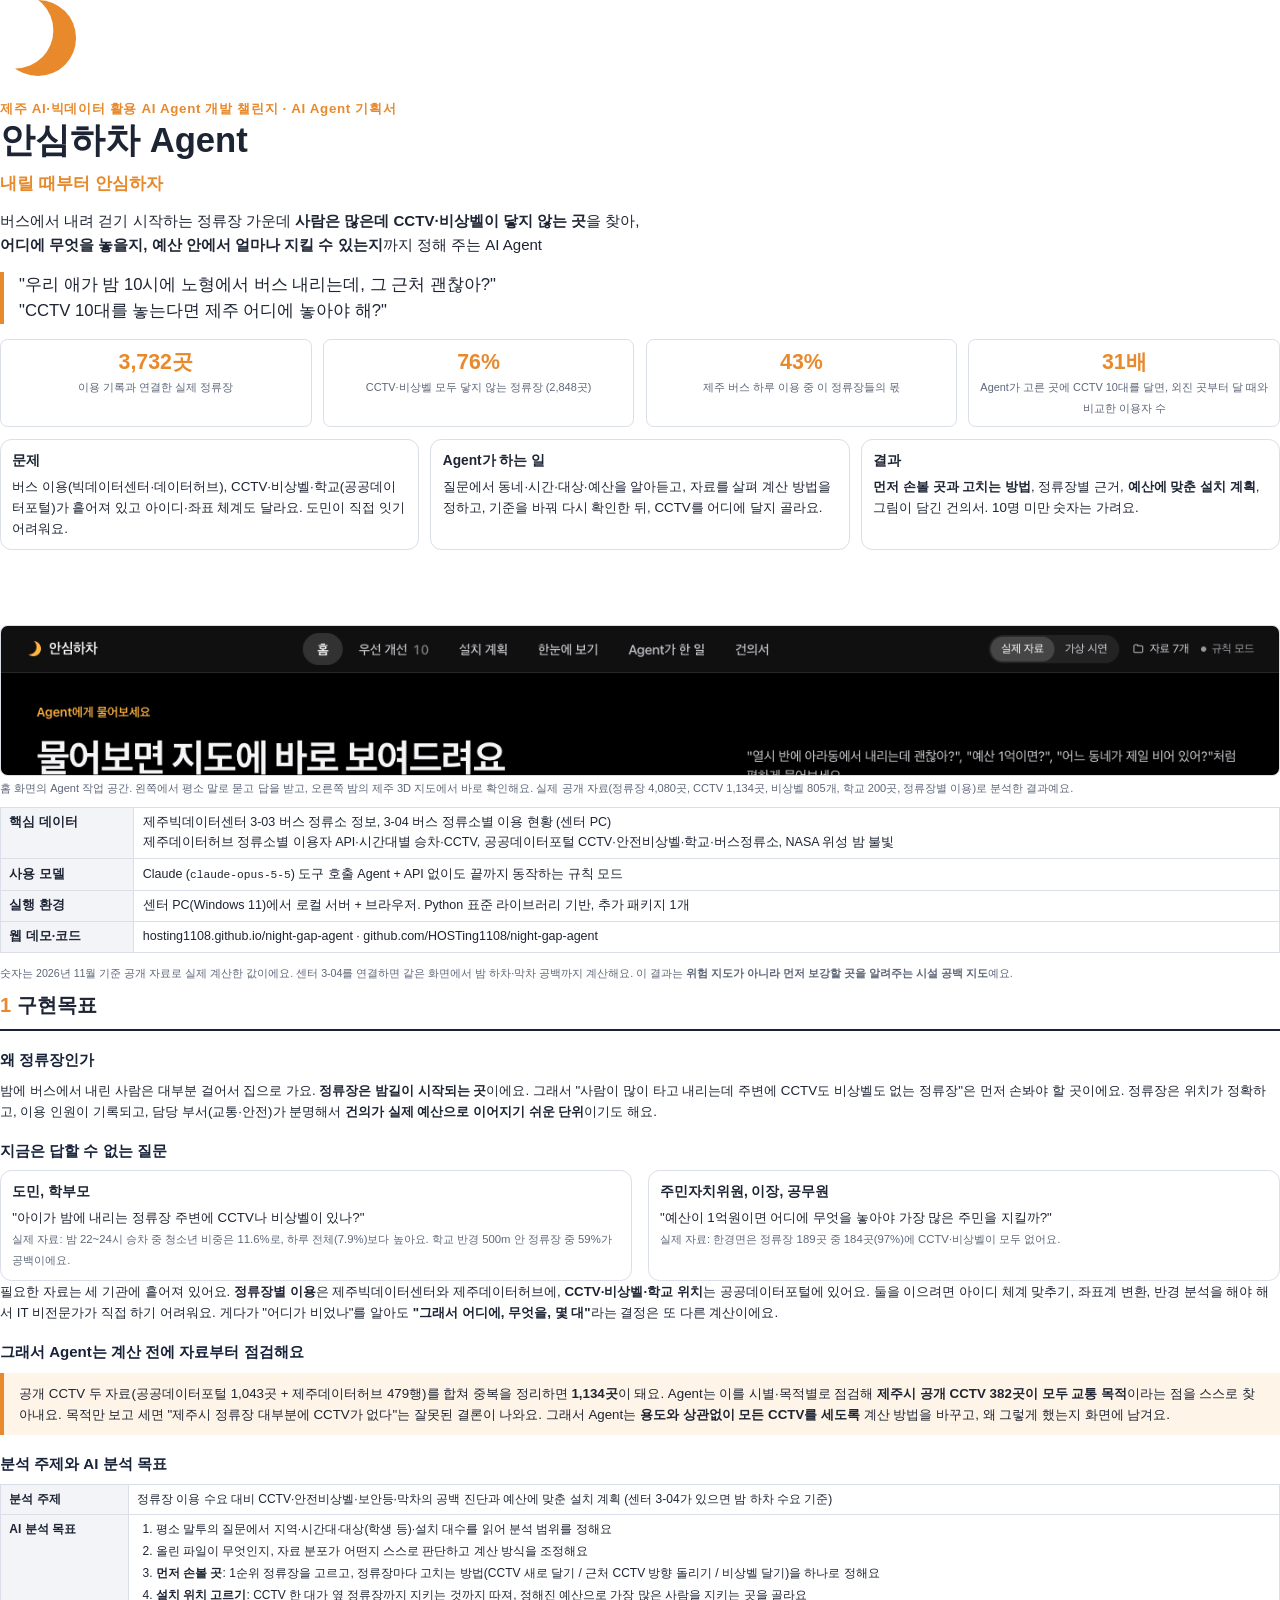
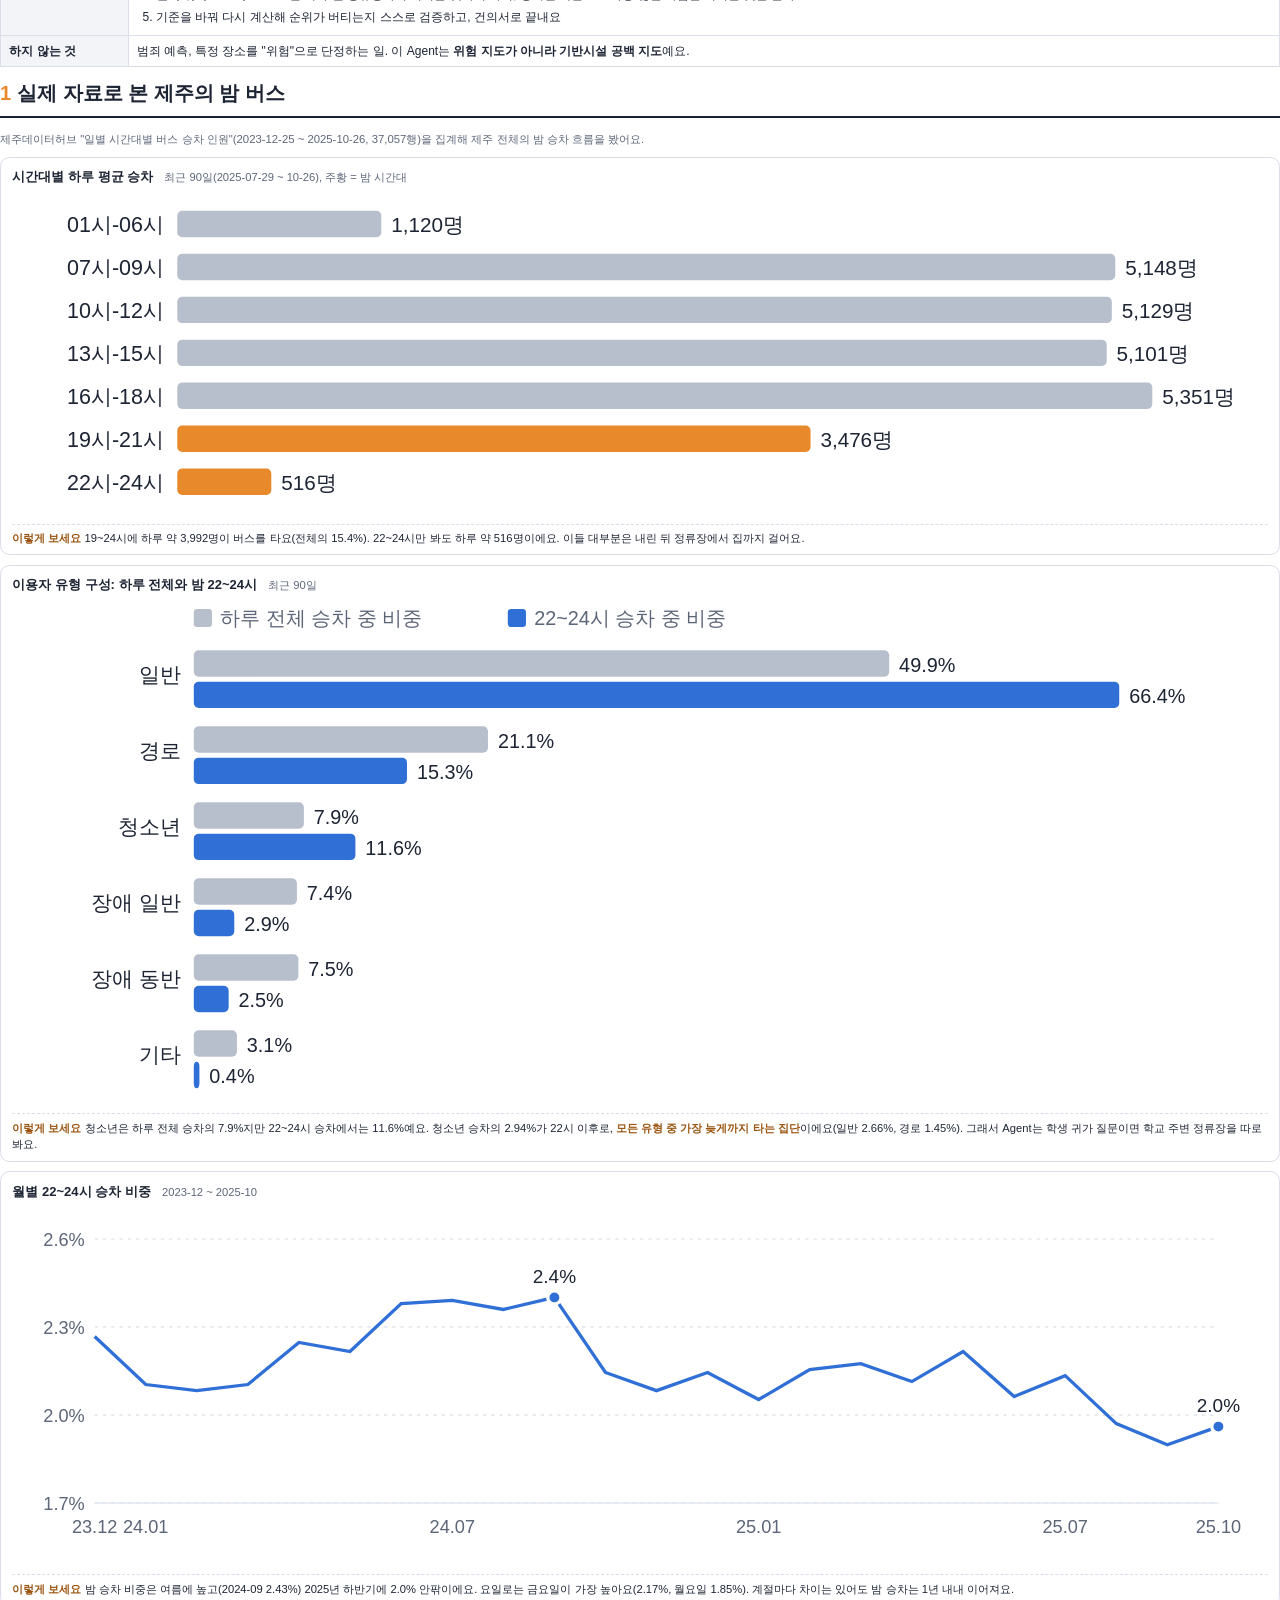
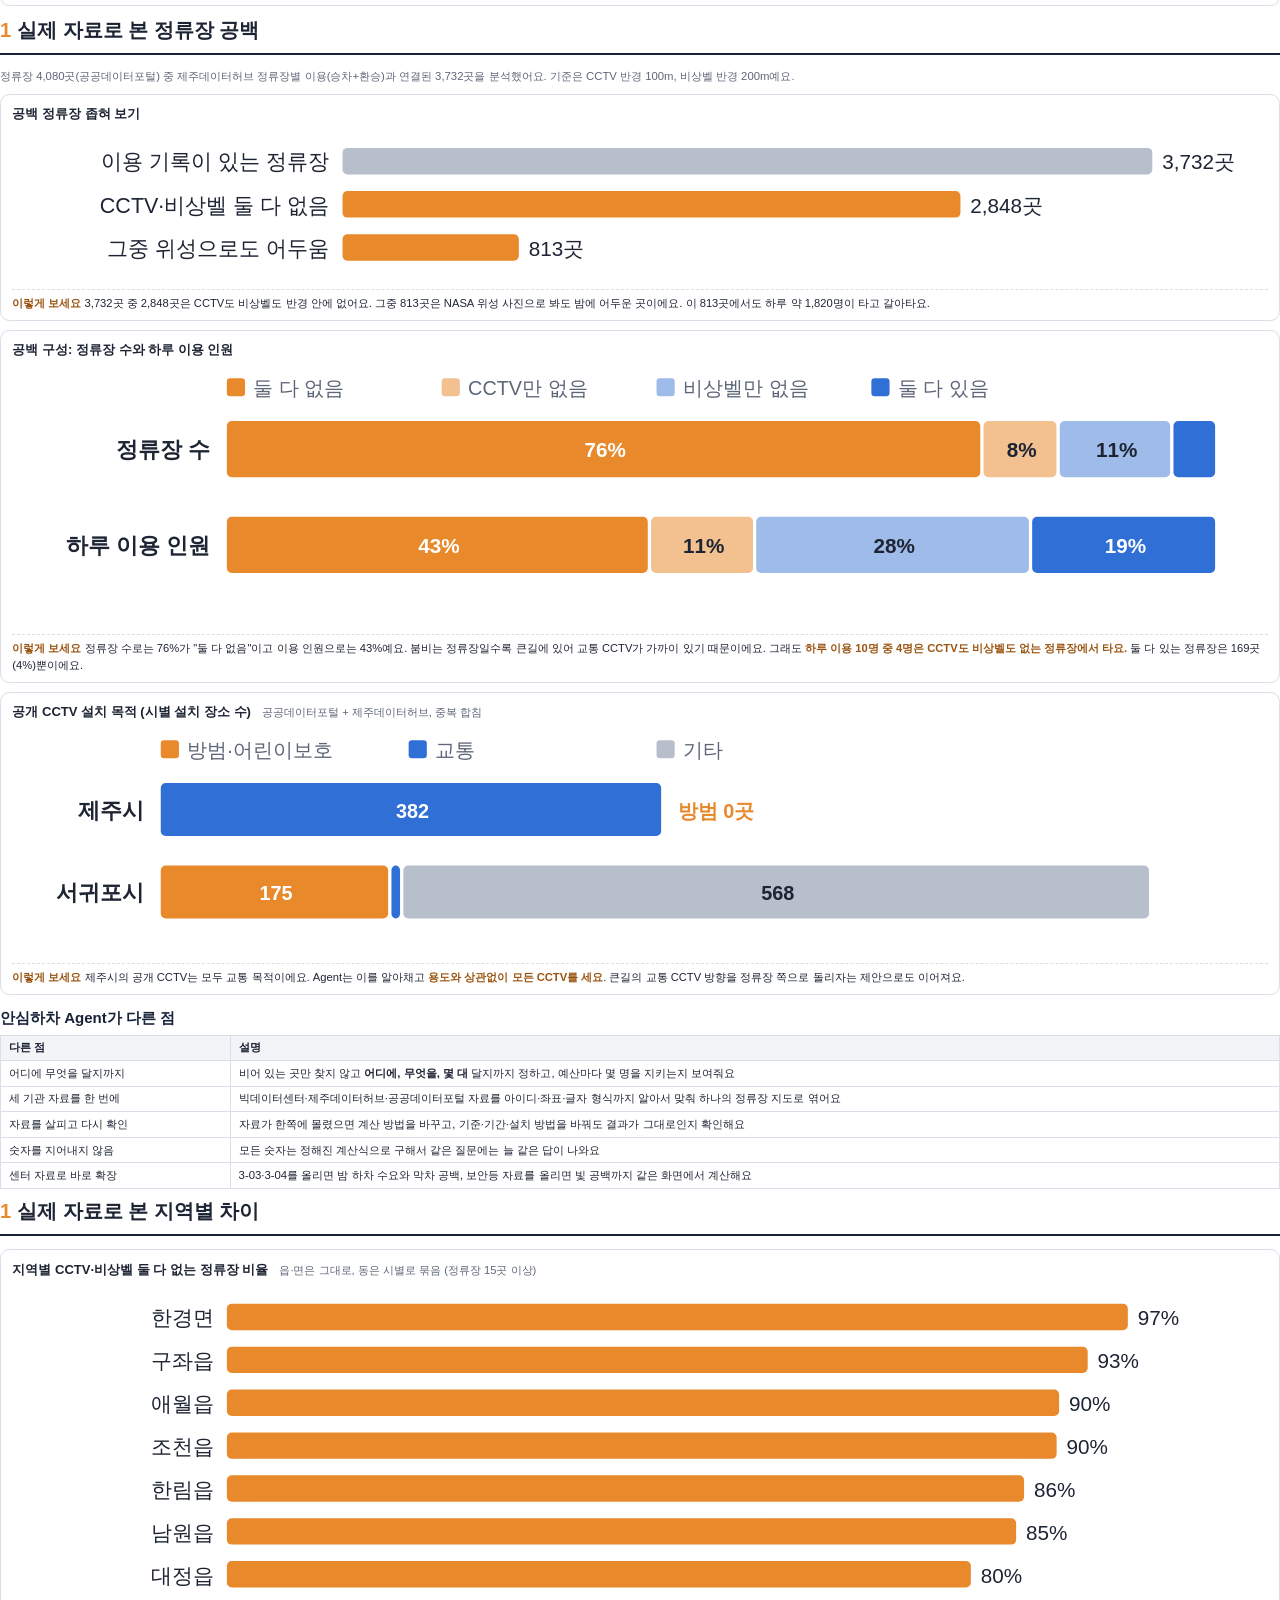
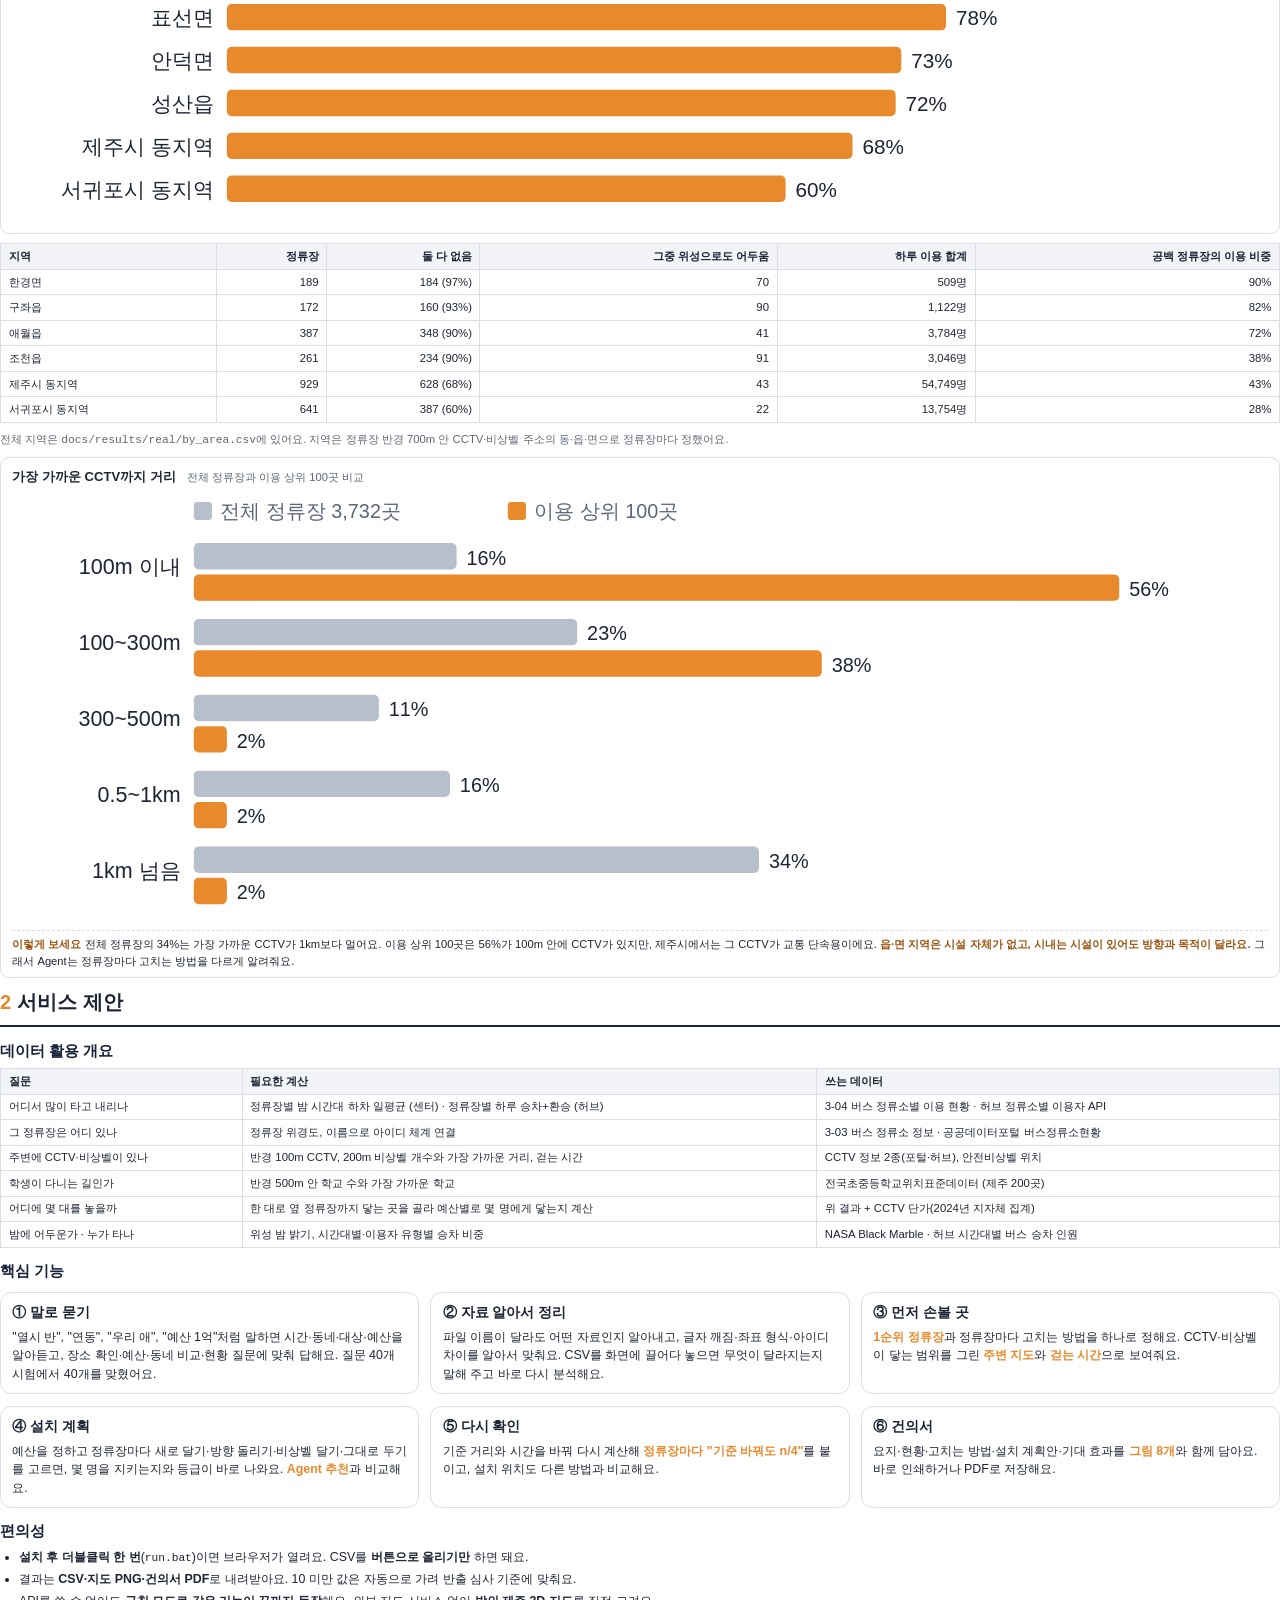
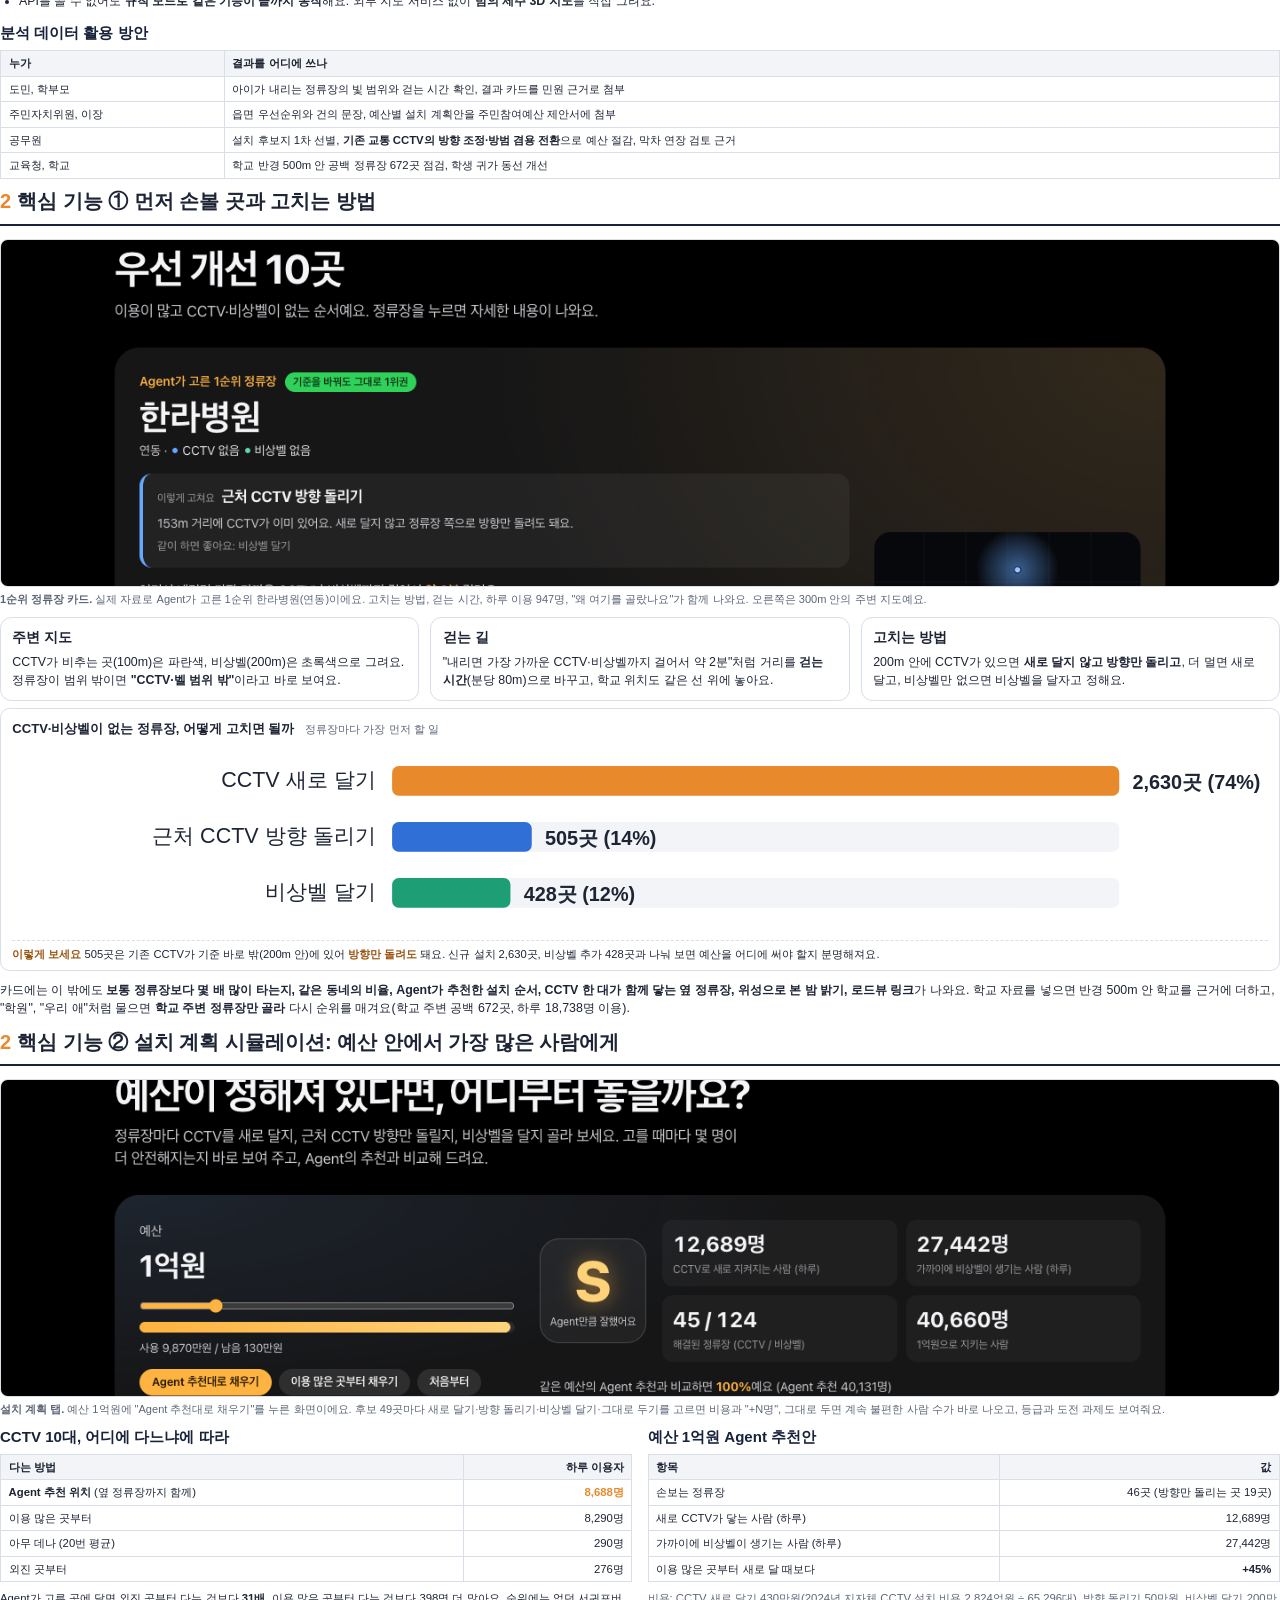
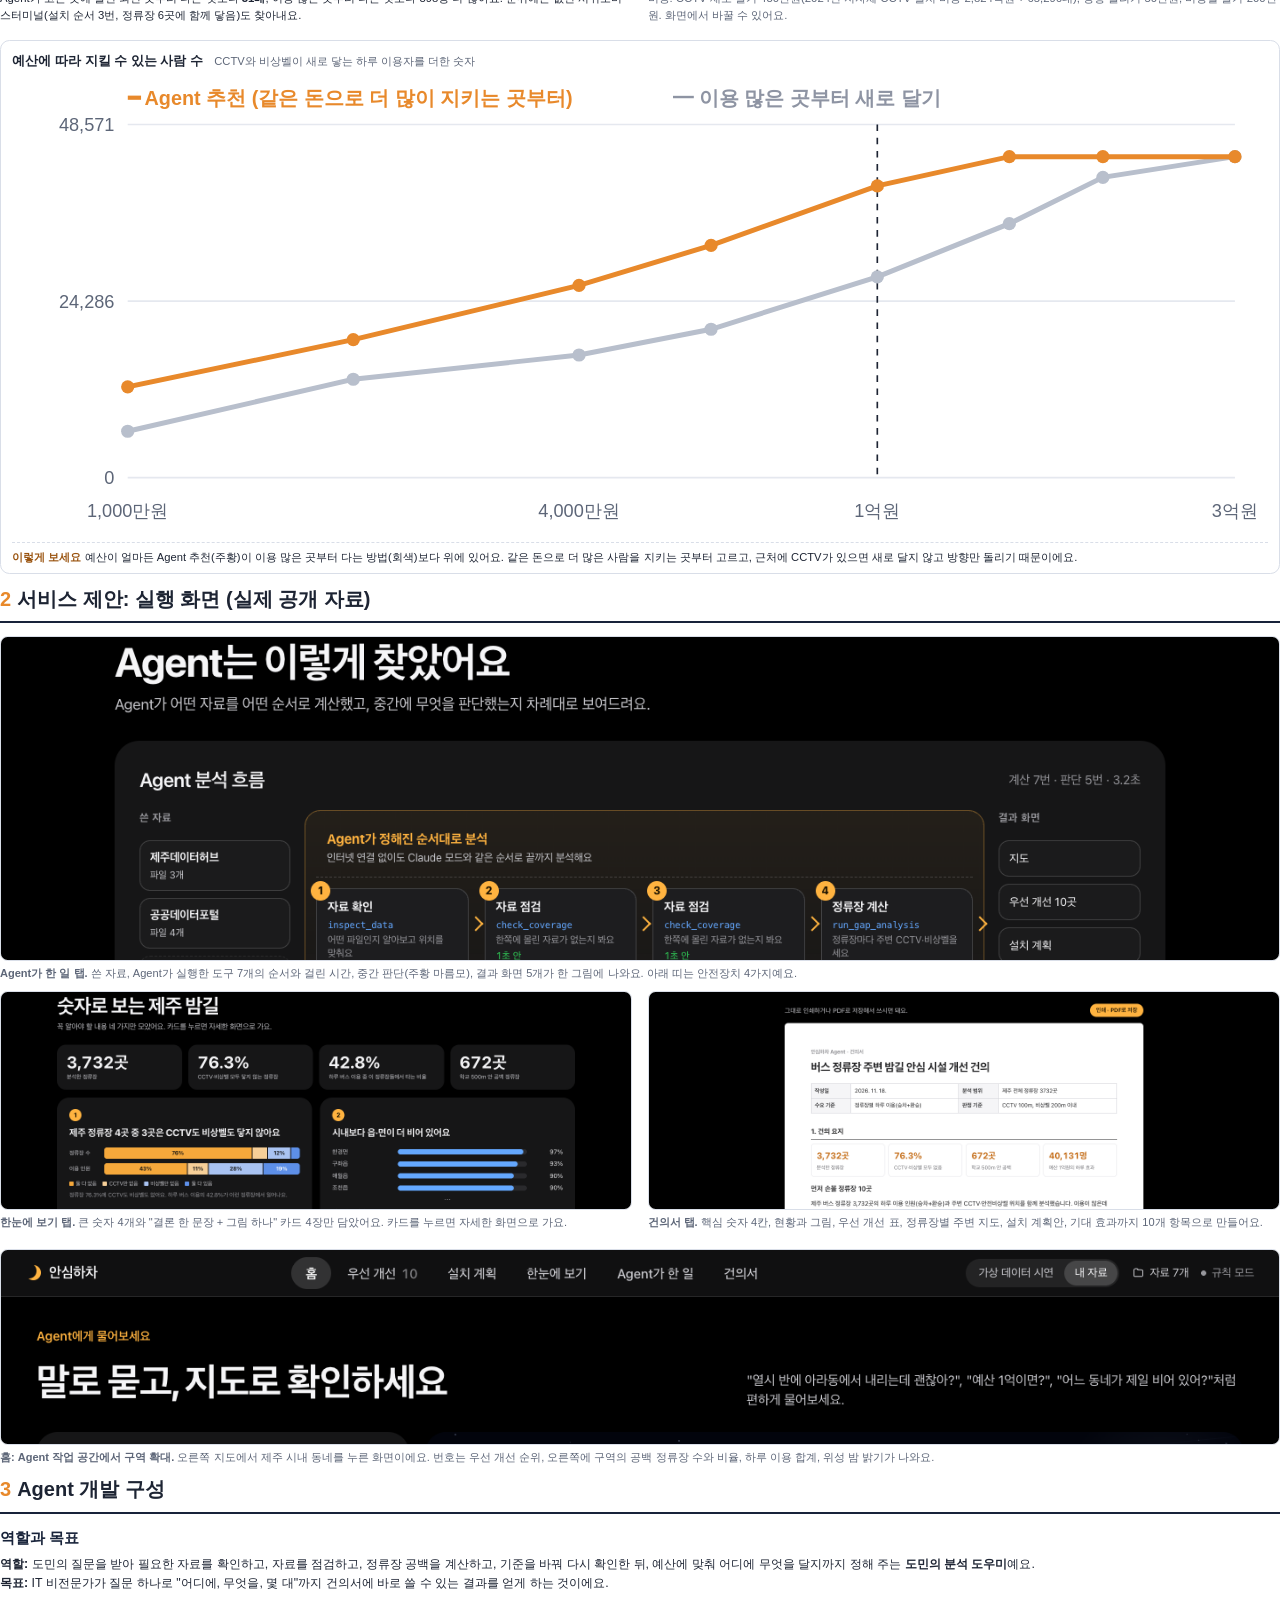
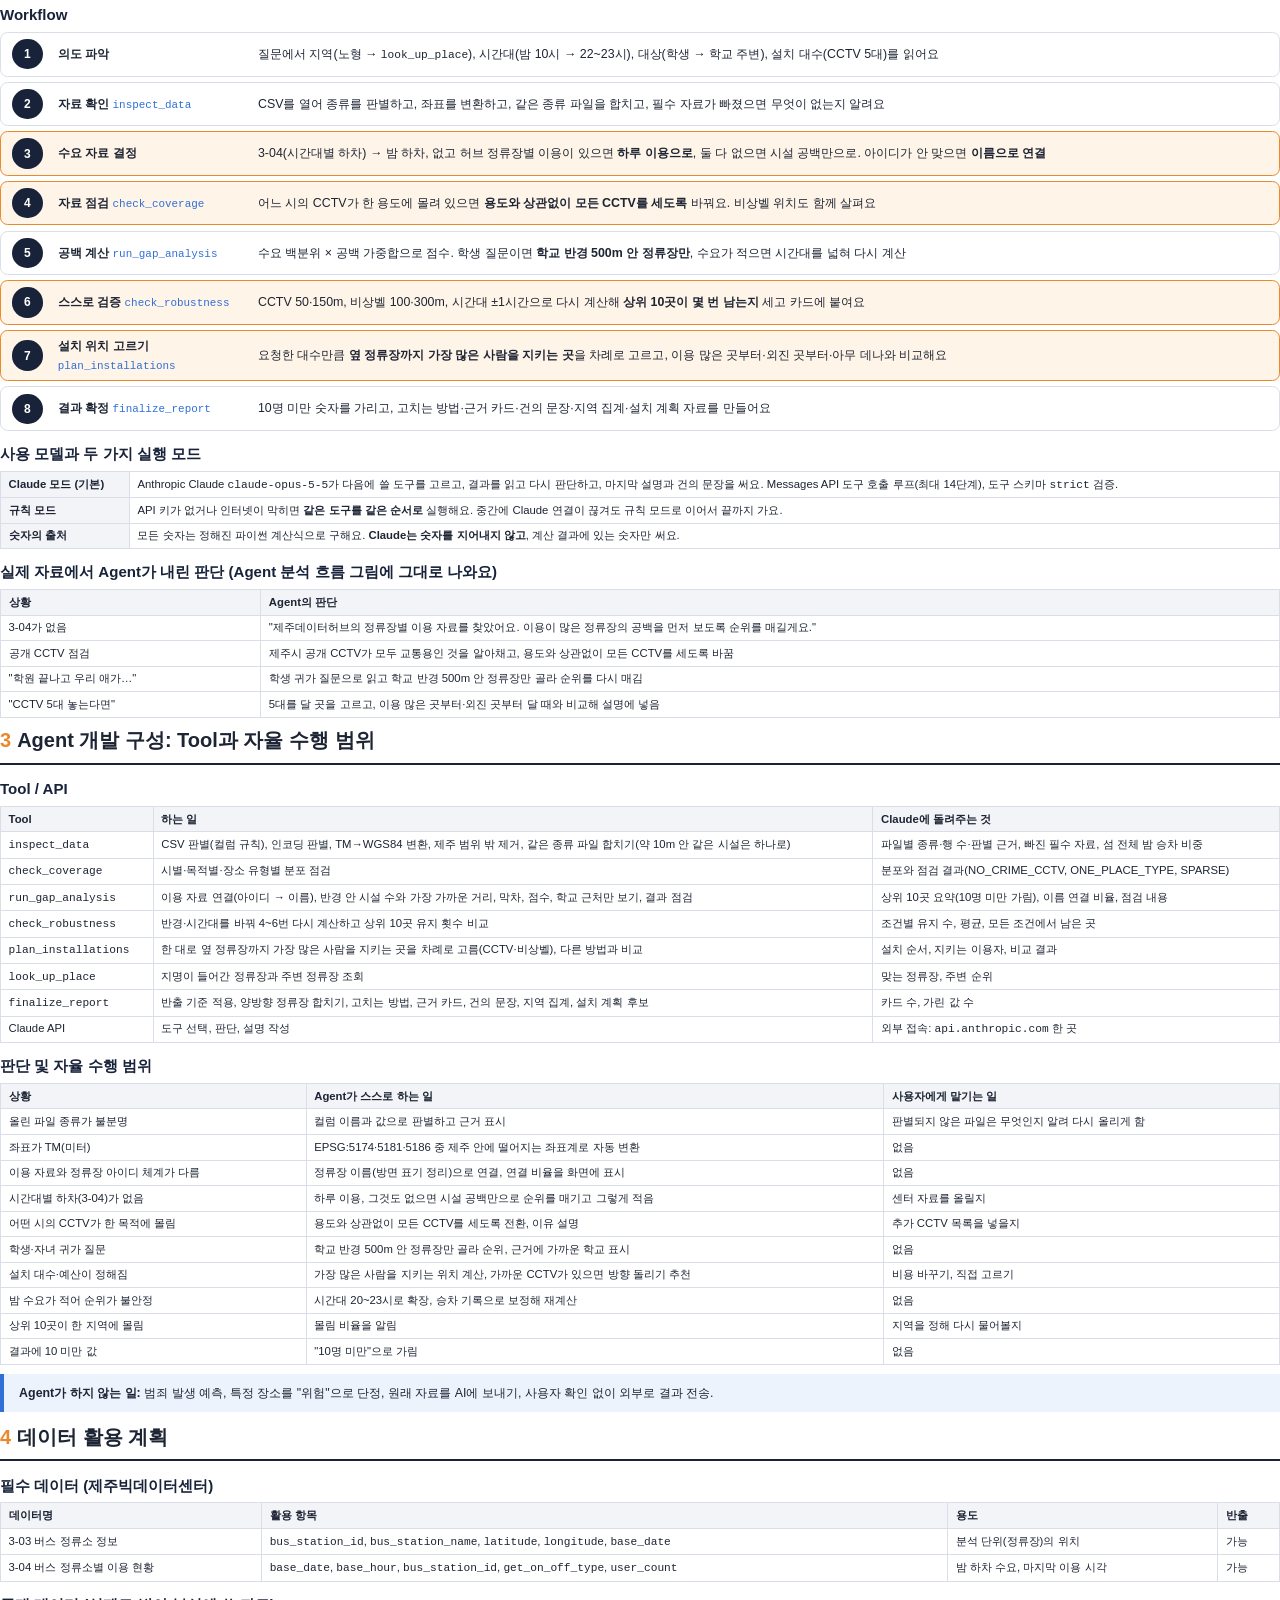
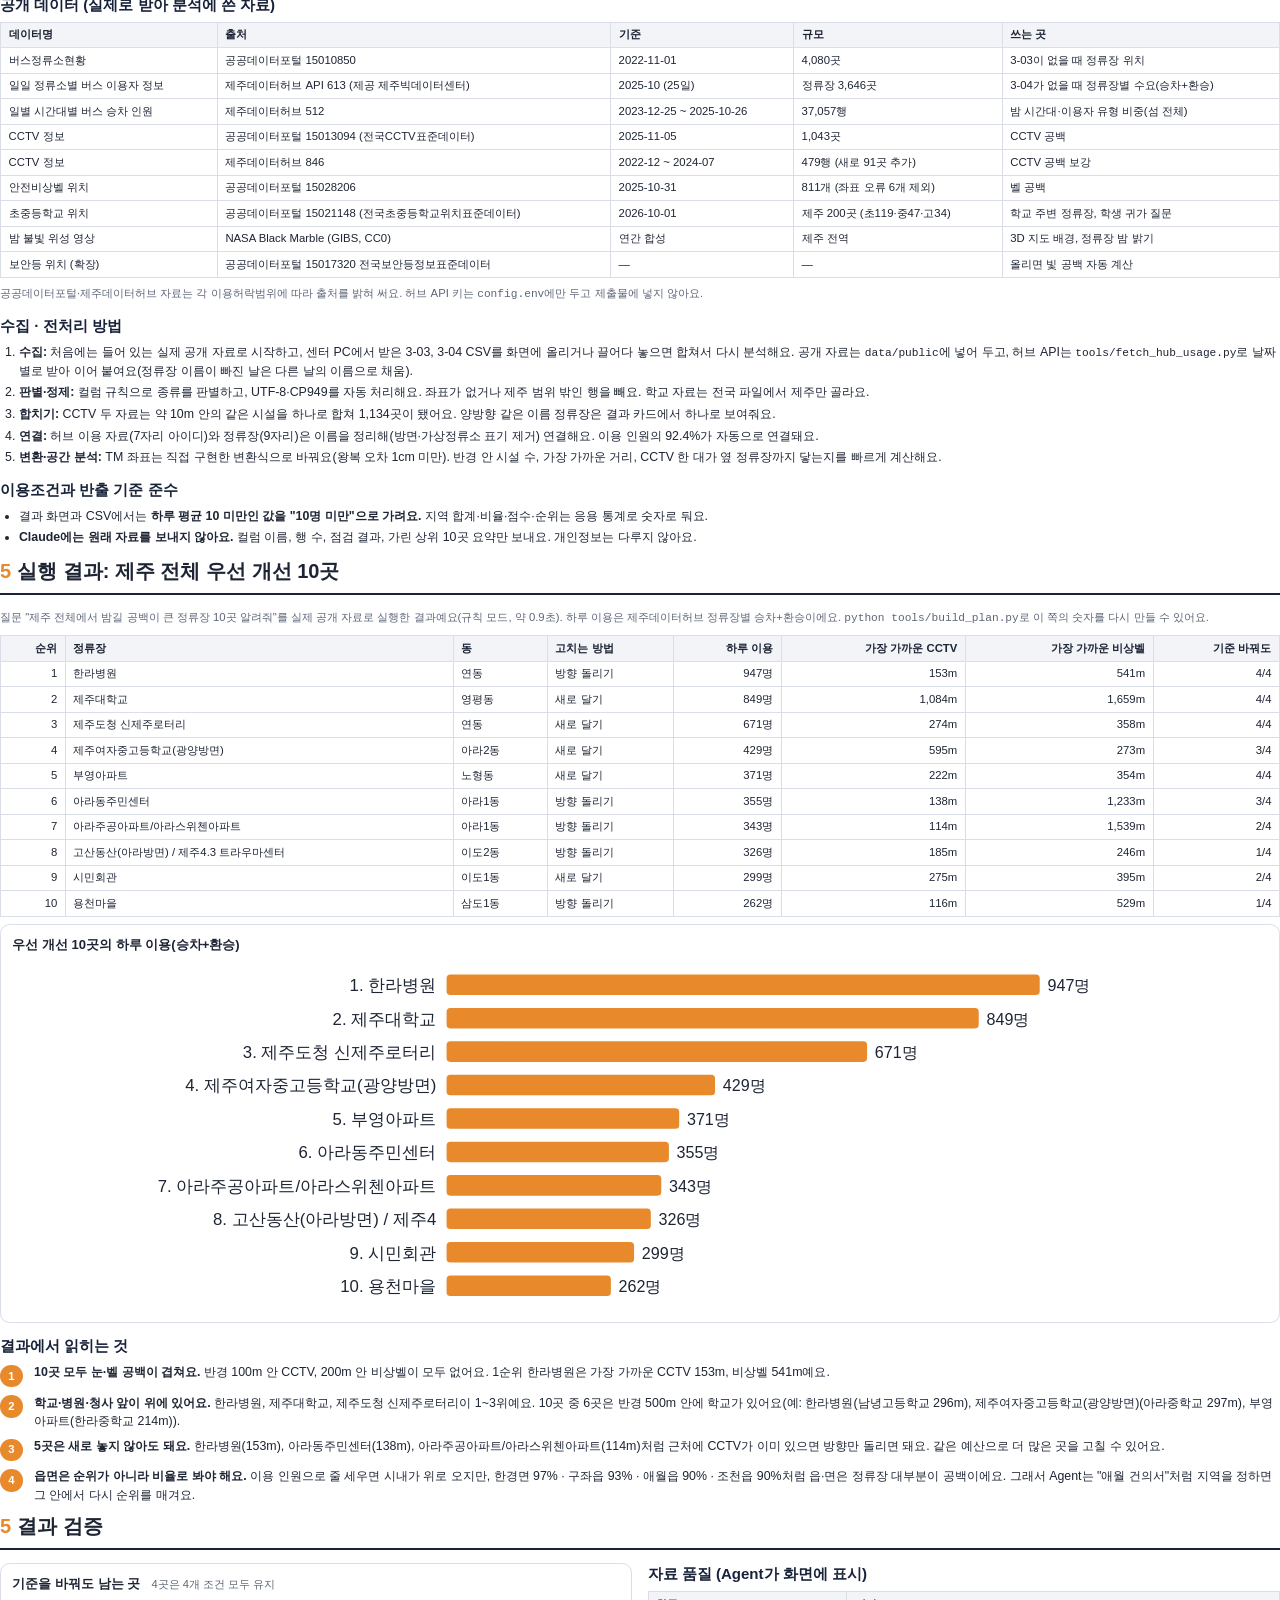
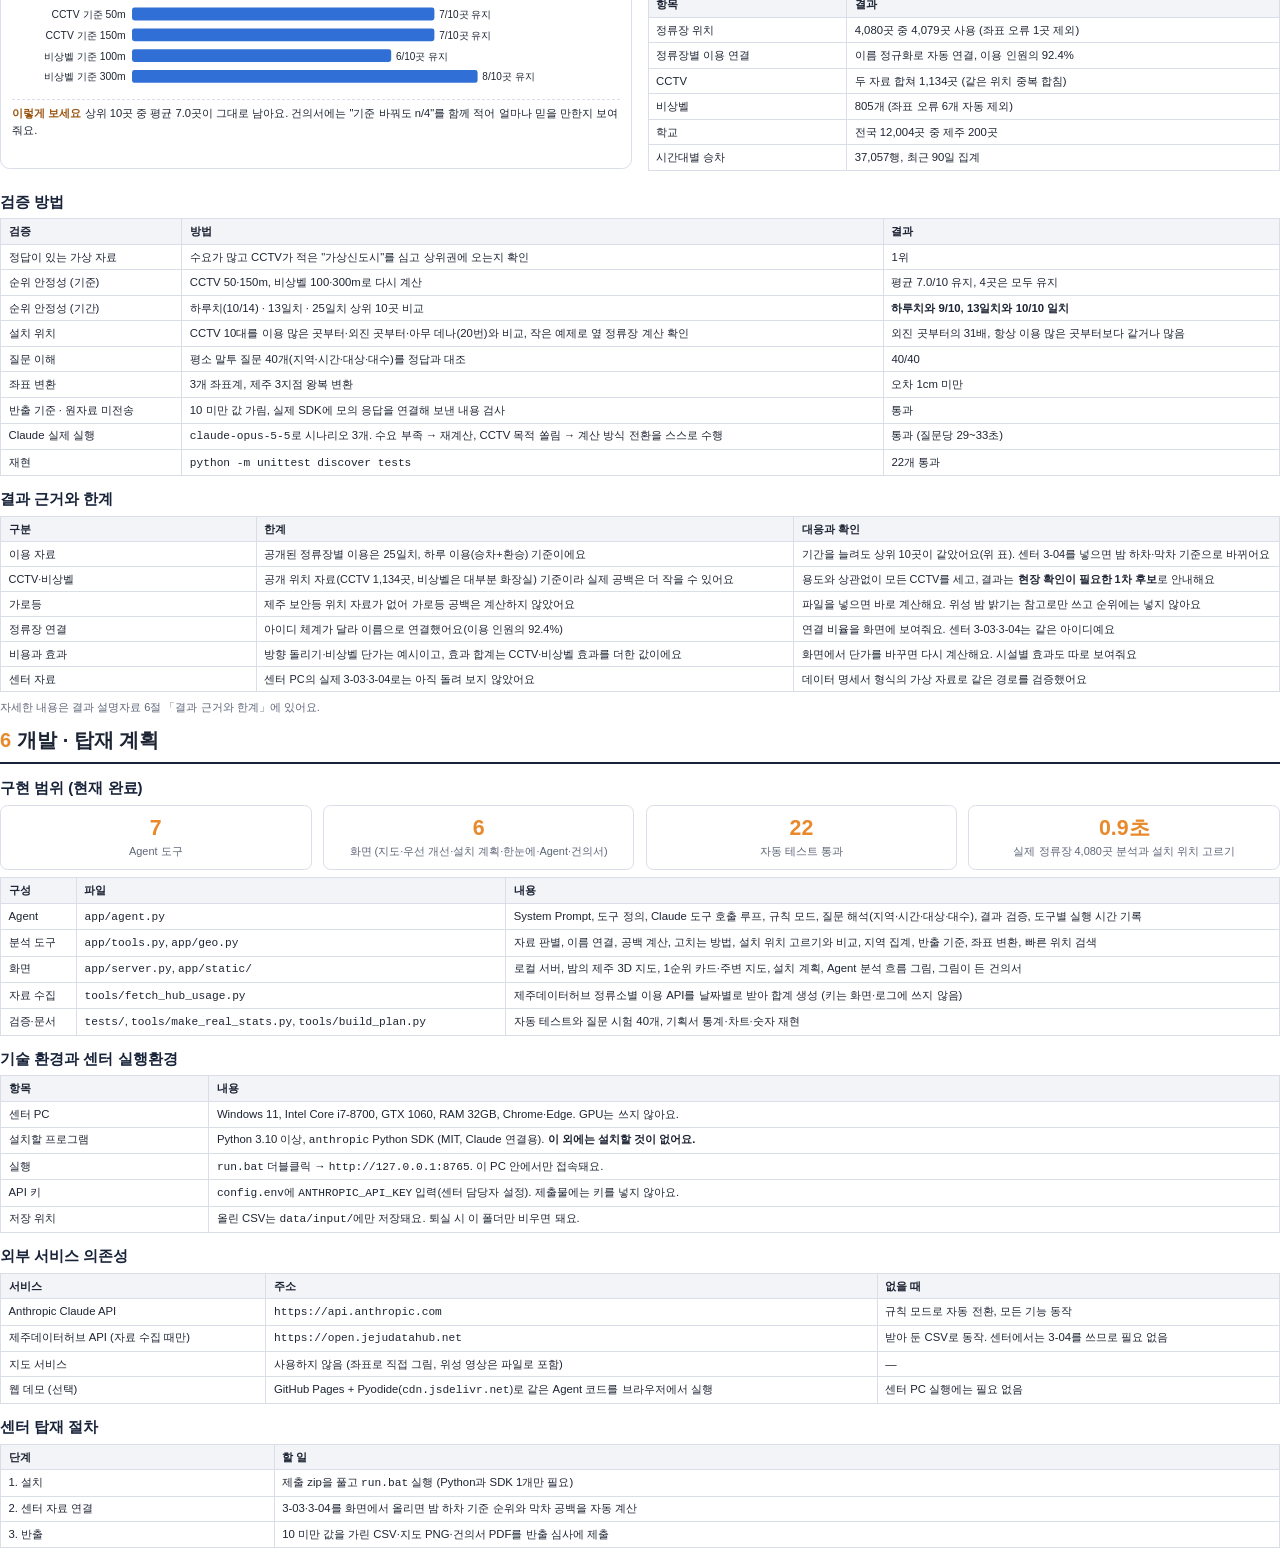
<file: docs/plan/plan.html>
<!doctype html>
<html lang="ko">
<head>
<meta charset="utf-8">
<title>안심하차 Agent · 내릴 때부터 안심하자 기획서</title>
<style>
  @page { size: A4; margin: 14mm 15mm 14mm 15mm; }
  :root { --ink:#1d2433; --muted:#5d6678; --line:#d9dee8; --accent:#e8892b; --accent-bg:#fff4e8; --navy:#18233a; --blue:#2f6fd6; --green:#1e9e74; }
  * { box-sizing: border-box; }
  body { font-family: "Apple SD Gothic Neo", "Malgun Gothic", "Pretendard", sans-serif; color: var(--ink); font-size: 10pt; line-height: 1.58; margin: 0; }
  section.page { page-break-after: always; break-after: page; }
  section.page:last-child { page-break-after: auto; }
  h1 { font-size: 26pt; margin: 0 0 5mm; line-height: 1.25; }
  h2 { font-size: 15pt; margin: 0 0 3.5mm; padding-bottom: 2mm; border-bottom: 2px solid var(--navy); }
  h2 .no { color: var(--accent); margin-right: 6px; }
  h3 { font-size: 11.3pt; margin: 4.5mm 0 2mm; color: var(--navy); }
  p { margin: 0 0 2.3mm; }
  ul, ol { margin: 0 0 2.3mm; padding-left: 5mm; }
  li { margin-bottom: 0.8mm; }
  table { width: 100%; border-collapse: collapse; margin: 1mm 0 3mm; font-size: 9pt; }
  th, td { border: 1px solid var(--line); padding: 1.4mm 2.2mm; vertical-align: top; text-align: left; }
  th { background: #f2f4f8; font-weight: 700; white-space: nowrap; }
  td.num, th.num { text-align: right; white-space: nowrap; }
  .lead { font-size: 11.3pt; }
  .muted { color: var(--muted); }
  .small { font-size: 8.5pt; }
  .callout { background: var(--accent-bg); border-left: 4px solid var(--accent); padding: 2.6mm 4mm; margin: 2.5mm 0; }
  .callout.blue { background: #edf3fd; border-color: var(--blue); }
  .grid2 { display: grid; grid-template-columns: 1fr 1fr; gap: 4mm; }
  .grid3 { display: grid; grid-template-columns: repeat(3, 1fr); gap: 3mm; }
  .box { border: 1px solid var(--line); border-radius: 3mm; padding: 2.6mm 3mm; }
  .box h4 { margin: 0 0 1.2mm; font-size: 10.3pt; }
  .tag { display: inline-block; font-size: 8.3pt; padding: 0.2mm 2mm; border-radius: 99px; background: var(--accent-bg); color: #9a5410; border: 1px solid #f1c79a; margin: 0 1mm 1mm 0; }
  .clip { overflow: hidden; border: 1px solid var(--line); border-radius: 2mm; }
  .clip img { width: 100%; display: block; }
  .cap { font-size: 8.3pt; color: var(--muted); margin-top: 1mm; }
  .fig { border: 1px solid var(--line); border-radius: 2.5mm; padding: 2.5mm 3mm 2mm; margin: 2mm 0 2.5mm; break-inside: avoid; }
  .fig .ft { font-weight: 700; font-size: 9.8pt; margin-bottom: 1.2mm; }
  .fig .ft span { font-weight: 400; color: var(--muted); font-size: 8.4pt; margin-left: 2mm; }
  .fig img { width: 100%; display: block; }
  .fig .so { font-size: 8.4pt; color: var(--ink); margin: 1.4mm 0 0; padding-top: 1.4mm; border-top: 1px dashed var(--line); }
  .fig .so b { color: #9a5410; }
  /* cover */
  .cover { min-height: 262mm; display: flex; flex-direction: column; justify-content: space-between; }
  .cover .kicker { color: var(--accent); font-weight: 700; letter-spacing: .05em; }
  .cover .moon { width: 20mm; height: 20mm; border-radius: 50%; box-shadow: inset -6mm -2mm 0 0 var(--accent); margin-bottom: 6mm; }
  .cover .q { font-size: 12.5pt; border-left: 4px solid var(--accent); padding-left: 4mm; margin: 4mm 0; }
  .cover .meta td, .cover .meta th { font-size: 9.4pt; }
  /* flow */
  .flow { display: flex; flex-direction: column; gap: 1.4mm; }
  .step { display: grid; grid-template-columns: 9mm 50mm 1fr; gap: 3mm; align-items: center; border: 1px solid var(--line); border-radius: 2mm; padding: 1.6mm 3mm; }
  .step .n { width: 8mm; height: 8mm; border-radius: 50%; background: var(--navy); color: #fff; font-weight: 700; display: flex; align-items: center; justify-content: center; font-size: 9pt; }
  .step .t { font-weight: 700; }
  .step .t code { font-weight: 400; font-size: 8.2pt; color: var(--blue); }
  .step.judge { border-color: var(--accent); background: var(--accent-bg); }
  code { font-family: "SF Mono", Menlo, Consolas, monospace; font-size: 8.4pt; }
  .kpi { display: grid; grid-template-columns: repeat(4, 1fr); gap: 3mm; margin: 3mm 0; }
  .kpi div { border: 1px solid var(--line); border-radius: 2mm; padding: 2.3mm; text-align: center; }
  .kpi b { display: block; font-size: 16pt; color: var(--accent); line-height: 1.25; }
  .kpi span { font-size: 8.2pt; color: var(--muted); }
  section.tight { font-size: 9.3pt; line-height: 1.5; }
  section.tight table { font-size: 8.5pt; margin-bottom: 2mm; }
  section.tight th, section.tight td { padding: 1mm 2mm; }
  section.tight h3 { margin: 3.2mm 0 1.4mm; }
  .footer-note { font-size: 8pt; color: var(--muted); margin-top: 2mm; }
  .find { display: grid; grid-template-columns: 7mm 1fr; gap: 2mm; margin-bottom: 1.6mm; }
  .find i { font-style: normal; width: 6mm; height: 6mm; border-radius: 50%; background: var(--accent); color: #fff; font-weight: 700; display: flex; align-items: center; justify-content: center; font-size: 8.5pt; margin-top: .5mm; }
  .feat { display: grid; grid-template-columns: repeat(3, 1fr); gap: 3mm; margin: 2.5mm 0; }
  .feat .box b { color: var(--accent); }
  .big { font-size: 15pt; font-weight: 800; color: var(--accent); }
  table.bench td.num b { color: var(--accent); }
</style>
</head>
<body>

<!-- 1. 표지 -->
<section class="page cover">
  <div>
    <div class="moon"></div>
    <div class="kicker">제주 AI·빅데이터 활용 AI Agent 개발 챌린지 · AI Agent 기획서</div>
    <h1>안심하차 Agent</h1>
    <p style="font-size:13pt;font-weight:700;color:var(--accent);margin:-3mm 0 3mm">내릴 때부터 안심하자</p>
    <p class="lead">버스에서 내려 걷기 시작하는 정류장 가운데 <b>사람은 많은데 CCTV·비상벨이 닿지 않는 곳</b>을 찾아,<br>
      <b>어디에 무엇을 놓을지, 예산 안에서 얼마나 지킬 수 있는지</b>까지 정해 주는 AI Agent</p>
    <div class="q">"우리 애가 밤 10시에 노형에서 버스 내리는데, 그 근처 괜찮아?"<br>
      "CCTV 10대를 놓는다면 제주 어디에 놓아야 해?"</div>
    <div class="kpi">
      <div><b>3,732곳</b><span>이용 기록과 연결한 실제 정류장</span></div>
      <div><b>76%</b><span>CCTV·비상벨 모두 닿지 않는 정류장 (2,848곳)</span></div>
      <div><b>43%</b><span>제주 버스 하루 이용 중 이 정류장들의 몫</span></div>
      <div><b>31배</b><span>Agent가 고른 곳에 CCTV 10대를 달면, 외진 곳부터 달 때와 비교한 이용자 수</span></div>
    </div>
    <div class="grid3" style="margin-top:2mm">
      <div class="box"><h4>문제</h4>버스 이용(빅데이터센터·데이터허브), CCTV·비상벨·학교(공공데이터포털)가 흩어져 있고 아이디·좌표 체계도 달라요. 도민이 직접 잇기 어려워요.</div>
      <div class="box"><h4>Agent가 하는 일</h4>질문에서 동네·시간·대상·예산을 알아듣고, 자료를 살펴 계산 방법을 정하고, 기준을 바꿔 다시 확인한 뒤, CCTV를 어디에 달지 골라요.</div>
      <div class="box"><h4>결과</h4><b>먼저 손볼 곳과 고치는 방법</b>, 정류장별 근거, <b>예산에 맞춘 설치 계획</b>, 그림이 담긴 건의서. 10명 미만 숫자는 가려요.</div>
    </div>
  </div>
  <div>
    <div class="clip" style="height: 40mm; margin-bottom: 1mm;"><img src="../img/real_home.png" alt="홈 화면"></div>
    <p class="cap" style="margin-bottom:2.5mm">홈 화면의 Agent 작업 공간. 왼쪽에서 평소 말로 묻고 답을 받고, 오른쪽 밤의 제주 3D 지도에서 바로 확인해요. 실제 공개 자료(정류장 4,080곳, CCTV 1,134곳, 비상벨 805개, 학교 200곳, 정류장별 이용)로 분석한 결과예요.</p>
    <table class="meta">
      <tr><th>핵심 데이터</th><td>제주빅데이터센터 3-03 버스 정류소 정보, 3-04 버스 정류소별 이용 현황 (센터 PC)<br>
        제주데이터허브 정류소별 이용자 API·시간대별 승차·CCTV, 공공데이터포털 CCTV·안전비상벨·학교·버스정류소, NASA 위성 밤 불빛</td></tr>
      <tr><th>사용 모델</th><td>Claude (<code>claude-opus-5-5</code>) 도구 호출 Agent + API 없이도 끝까지 동작하는 규칙 모드</td></tr>
      <tr><th>실행 환경</th><td>센터 PC(Windows 11)에서 로컬 서버 + 브라우저. Python 표준 라이브러리 기반, 추가 패키지 1개</td></tr>
      <tr><th>웹 데모·코드</th><td>hosting1108.github.io/night-gap-agent · github.com/HOSTing1108/night-gap-agent</td></tr>
    </table>
    <p class="footer-note">숫자는 2026년 11월 기준 공개 자료로 실제 계산한 값이에요. 센터 3-04를 연결하면 같은 화면에서 밤 하차·막차 공백까지 계산해요. 이 결과는 <b>위험 지도가 아니라 먼저 보강할 곳을 알려주는 시설 공백 지도</b>예요.</p>
  </div>
</section>

<!-- 2. 구현목표 -->
<section class="page">
  <h2><span class="no">1</span>구현목표</h2>
  <h3>왜 정류장인가</h3>
  <p>밤에 버스에서 내린 사람은 대부분 걸어서 집으로 가요. <b>정류장은 밤길이 시작되는 곳</b>이에요.
    그래서 "사람이 많이 타고 내리는데 주변에 CCTV도 비상벨도 없는 정류장"은 먼저 손봐야 할 곳이에요.
    정류장은 위치가 정확하고, 이용 인원이 기록되고, 담당 부서(교통·안전)가 분명해서 <b>건의가 실제 예산으로 이어지기 쉬운 단위</b>이기도 해요.</p>

  <h3>지금은 답할 수 없는 질문</h3>
  <div class="grid2">
    <div class="box"><h4>도민, 학부모</h4>"아이가 밤에 내리는 정류장 주변에 CCTV나 비상벨이 있나?"<br><span class="muted small">실제 자료: 밤 22~24시 승차 중 청소년 비중은 11.6%로, 하루 전체(7.9%)보다 높아요. 학교 반경 500m 안 정류장 중 59%가 공백이에요.</span></div>
    <div class="box"><h4>주민자치위원, 이장, 공무원</h4>"예산이 1억원이면 어디에 무엇을 놓아야 가장 많은 주민을 지킬까?"<br><span class="muted small">실제 자료: 한경면은 정류장 189곳 중 184곳(97%)에 CCTV·비상벨이 모두 없어요.</span></div>
  </div>
  <p>필요한 자료는 세 기관에 흩어져 있어요. <b>정류장별 이용</b>은 제주빅데이터센터와 제주데이터허브에, <b>CCTV·비상벨·학교 위치</b>는 공공데이터포털에 있어요.
    둘을 이으려면 아이디 체계 맞추기, 좌표계 변환, 반경 분석을 해야 해서 IT 비전문가가 직접 하기 어려워요.
    게다가 "어디가 비었나"를 알아도 <b>"그래서 어디에, 무엇을, 몇 대"</b>라는 결정은 또 다른 계산이에요.</p>

  <h3>그래서 Agent는 계산 전에 자료부터 점검해요</h3>
  <div class="callout">
    공개 CCTV 두 자료(공공데이터포털 1,043곳 + 제주데이터허브 479행)를 합쳐 중복을 정리하면 <b>1,134곳</b>이 돼요. Agent는 이를 시별·목적별로 점검해
    <b>제주시 공개 CCTV 382곳이 모두 교통 목적</b>이라는 점을 스스로 찾아내요.
    목적만 보고 세면 "제주시 정류장 대부분에 CCTV가 없다"는 잘못된 결론이 나와요. 그래서 Agent는 <b>용도와 상관없이 모든 CCTV를 세도록</b> 계산 방법을 바꾸고, 왜 그렇게 했는지 화면에 남겨요.
  </div>

  <h3>분석 주제와 AI 분석 목표</h3>
  <table>
    <tr><th>분석 주제</th><td>정류장 이용 수요 대비 CCTV·안전비상벨·보안등·막차의 공백 진단과 예산에 맞춘 설치 계획 (센터 3-04가 있으면 밤 하차 수요 기준)</td></tr>
    <tr><th>AI 분석 목표</th><td>
      <ol style="margin:0">
        <li>평소 말투의 질문에서 지역·시간대·대상(학생 등)·설치 대수를 읽어 분석 범위를 정해요</li>
        <li>올린 파일이 무엇인지, 자료 분포가 어떤지 스스로 판단하고 계산 방식을 조정해요</li>
        <li><b>먼저 손볼 곳</b>: 1순위 정류장을 고르고, 정류장마다 고치는 방법(CCTV 새로 달기 / 근처 CCTV 방향 돌리기 / 비상벨 달기)을 하나로 정해요</li>
        <li><b>설치 위치 고르기</b>: CCTV 한 대가 옆 정류장까지 지키는 것까지 따져, 정해진 예산으로 가장 많은 사람을 지키는 곳을 골라요</li>
        <li>기준을 바꿔 다시 계산해 순위가 버티는지 스스로 검증하고, 건의서로 끝내요</li>
      </ol></td></tr>
    <tr><th>하지 않는 것</th><td>범죄 예측, 특정 장소를 "위험"으로 단정하는 일. 이 Agent는 <b>위험 지도가 아니라 기반시설 공백 지도</b>예요.</td></tr>
  </table>
</section>

<!-- 3. 밤 버스 -->
<section class="page tight">
  <h2><span class="no">1</span>실제 자료로 본 제주의 밤 버스</h2>
  <p class="muted small">제주데이터허브 "일별 시간대별 버스 승차 인원"(2023-12-25 ~ 2025-10-26, 37,057행)을 집계해 제주 전체의 밤 승차 흐름을 봤어요.</p>
  <div class="fig">
    <div class="ft">시간대별 하루 평균 승차 <span>최근 90일(2025-07-29 ~ 10-26), 주황 = 밤 시간대</span></div>
    <img src="../img/charts/c4_hourly.svg" alt="시간대별 하루 평균 승차">
    <p class="so"><b>이렇게 보세요</b> 19~24시에 하루 약 3,992명이 버스를 타요(전체의 15.4%). 22~24시만 봐도 하루 약 516명이에요. 이들 대부분은 내린 뒤 정류장에서 집까지 걸어요.</p>
  </div>
  <div class="fig">
    <div class="ft">이용자 유형 구성: 하루 전체와 밤 22~24시 <span>최근 90일</span></div>
    <img src="../img/charts/c5_usertype.svg" alt="이용자 유형 구성">
    <p class="so"><b>이렇게 보세요</b> 청소년은 하루 전체 승차의 7.9%지만 22~24시 승차에서는 11.6%예요. 청소년 승차의 2.94%가 22시 이후로, <b>모든 유형 중 가장 늦게까지 타는 집단</b>이에요(일반 2.66%, 경로 1.45%). 그래서 Agent는 학생 귀가 질문이면 학교 주변 정류장을 따로 봐요.</p>
  </div>
  <div class="fig">
    <div class="ft">월별 22~24시 승차 비중 <span>2023-12 ~ 2025-10</span></div>
    <img src="../img/charts/c6_monthly.svg" alt="월별 22~24시 승차 비중">
    <p class="so"><b>이렇게 보세요</b> 밤 승차 비중은 여름에 높고(2024-09 2.43%) 2025년 하반기에 2.0% 안팎이에요. 요일로는 금요일이 가장 높아요(2.17%, 월요일 1.85%). 계절마다 차이는 있어도 밤 승차는 1년 내내 이어져요.</p>
  </div>
</section>

<!-- 4. 정류장 공백 -->
<section class="page tight">
  <h2><span class="no">1</span>실제 자료로 본 정류장 공백</h2>
  <p class="muted small">정류장 4,080곳(공공데이터포털) 중 제주데이터허브 정류장별 이용(승차+환승)과 연결된 3,732곳을 분석했어요. 기준은 CCTV 반경 100m, 비상벨 반경 200m예요.</p>
  <div class="fig">
    <div class="ft">공백 정류장 좁혀 보기</div>
    <img src="../img/charts/c10_funnel.svg" alt="공백 정류장 좁혀 보기">
    <p class="so"><b>이렇게 보세요</b> 3,732곳 중 2,848곳은 CCTV도 비상벨도 반경 안에 없어요. 그중 813곳은 NASA 위성 사진으로 봐도 밤에 어두운 곳이에요. 이 813곳에서도 하루 약 1,820명이 타고 갈아타요.</p>
  </div>
  <div class="fig">
    <div class="ft">공백 구성: 정류장 수와 하루 이용 인원</div>
    <img src="../img/charts/c1_categories.svg" alt="공백 구성">
    <p class="so"><b>이렇게 보세요</b> 정류장 수로는 76%가 "둘 다 없음"이고 이용 인원으로는 43%예요. 붐비는 정류장일수록 큰길에 있어 교통 CCTV가 가까이 있기 때문이에요. 그래도 <b>하루 이용 10명 중 4명은 CCTV도 비상벨도 없는 정류장에서 타요.</b> 둘 다 있는 정류장은 169곳(4%)뿐이에요.</p>
  </div>
  <div class="fig">
    <div class="ft">공개 CCTV 설치 목적 (시별 설치 장소 수) <span>공공데이터포털 + 제주데이터허브, 중복 합침</span></div>
    <img src="../img/charts/c7_cctv_purpose.svg" alt="CCTV 설치 목적">
    <p class="so"><b>이렇게 보세요</b> 제주시의 공개 CCTV는 모두 교통 목적이에요. Agent는 이를 알아채고 <b>용도와 상관없이 모든 CCTV를 세요</b>. 큰길의 교통 CCTV 방향을 정류장 쪽으로 돌리자는 제안으로도 이어져요.</p>
  </div>
  <h3>안심하차 Agent가 다른 점</h3>
  <table>
    <tr><th>다른 점</th><th>설명</th></tr>
    <tr><td>어디에 무엇을 달지까지</td><td>비어 있는 곳만 찾지 않고 <b>어디에, 무엇을, 몇 대</b> 달지까지 정하고, 예산마다 몇 명을 지키는지 보여줘요</td></tr>
    <tr><td>세 기관 자료를 한 번에</td><td>빅데이터센터·제주데이터허브·공공데이터포털 자료를 아이디·좌표·글자 형식까지 알아서 맞춰 하나의 정류장 지도로 엮어요</td></tr>
    <tr><td>자료를 살피고 다시 확인</td><td>자료가 한쪽에 몰렸으면 계산 방법을 바꾸고, 기준·기간·설치 방법을 바꿔도 결과가 그대로인지 확인해요</td></tr>
    <tr><td>숫자를 지어내지 않음</td><td>모든 숫자는 정해진 계산식으로 구해서 같은 질문에는 늘 같은 답이 나와요</td></tr>
    <tr><td>센터 자료로 바로 확장</td><td>3-03·3-04를 올리면 밤 하차 수요와 막차 공백, 보안등 자료를 올리면 빛 공백까지 같은 화면에서 계산해요</td></tr>
  </table>
</section>

<!-- 5. 지역별 -->
<section class="page tight">
  <h2><span class="no">1</span>실제 자료로 본 지역별 차이</h2>
  <div class="fig">
    <div class="ft">지역별 CCTV·비상벨 둘 다 없는 정류장 비율 <span>읍·면은 그대로, 동은 시별로 묶음 (정류장 15곳 이상)</span></div>
    <img src="../img/charts/c2_area.svg" alt="지역별 공백 비율">
  </div>
  <table>
    <tr><th>지역</th><th class="num">정류장</th><th class="num">둘 다 없음</th><th class="num">그중 위성으로도 어두움</th><th class="num">하루 이용 합계</th><th class="num">공백 정류장의 이용 비중</th></tr>
    <tr><td>한경면</td><td class="num">189</td><td class="num">184 (97%)</td><td class="num">70</td><td class="num">509명</td><td class="num">90%</td></tr>
    <tr><td>구좌읍</td><td class="num">172</td><td class="num">160 (93%)</td><td class="num">90</td><td class="num">1,122명</td><td class="num">82%</td></tr>
    <tr><td>애월읍</td><td class="num">387</td><td class="num">348 (90%)</td><td class="num">41</td><td class="num">3,784명</td><td class="num">72%</td></tr>
    <tr><td>조천읍</td><td class="num">261</td><td class="num">234 (90%)</td><td class="num">91</td><td class="num">3,046명</td><td class="num">38%</td></tr>
    <tr><td>제주시 동지역</td><td class="num">929</td><td class="num">628 (68%)</td><td class="num">43</td><td class="num">54,749명</td><td class="num">43%</td></tr>
    <tr><td>서귀포시 동지역</td><td class="num">641</td><td class="num">387 (60%)</td><td class="num">22</td><td class="num">13,754명</td><td class="num">28%</td></tr>
  </table>
  <p class="small muted">전체 지역은 <code>docs/results/real/by_area.csv</code>에 있어요. 지역은 정류장 반경 700m 안 CCTV·비상벨 주소의 동·읍·면으로 정류장마다 정했어요.</p>
  <div class="fig">
    <div class="ft">가장 가까운 CCTV까지 거리 <span>전체 정류장과 이용 상위 100곳 비교</span></div>
    <img src="../img/charts/c3_distance.svg" alt="CCTV까지 거리 분포">
    <p class="so"><b>이렇게 보세요</b> 전체 정류장의 34%는 가장 가까운 CCTV가 1km보다 멀어요. 이용 상위 100곳은 56%가 100m 안에 CCTV가 있지만, 제주시에서는 그 CCTV가 교통 단속용이에요. <b>읍·면 지역은 시설 자체가 없고, 시내는 시설이 있어도 방향과 목적이 달라요.</b> 그래서 Agent는 정류장마다 고치는 방법을 다르게 알려줘요.</p>
  </div>
</section>

<!-- 6. 서비스 제안 -->
<section class="page tight">
  <h2><span class="no">2</span>서비스 제안</h2>
  <h3>데이터 활용 개요</h3>
  <table>
    <tr><th>질문</th><th>필요한 계산</th><th>쓰는 데이터</th></tr>
    <tr><td>어디서 많이 타고 내리나</td><td>정류장별 밤 시간대 하차 일평균 (센터) · 정류장별 하루 승차+환승 (허브)</td><td>3-04 버스 정류소별 이용 현황 · 허브 정류소별 이용자 API</td></tr>
    <tr><td>그 정류장은 어디 있나</td><td>정류장 위경도, 이름으로 아이디 체계 연결</td><td>3-03 버스 정류소 정보 · 공공데이터포털 버스정류소현황</td></tr>
    <tr><td>주변에 CCTV·비상벨이 있나</td><td>반경 100m CCTV, 200m 비상벨 개수와 가장 가까운 거리, 걷는 시간</td><td>CCTV 정보 2종(포털·허브), 안전비상벨 위치</td></tr>
    <tr><td>학생이 다니는 길인가</td><td>반경 500m 안 학교 수와 가장 가까운 학교</td><td>전국초중등학교위치표준데이터 (제주 200곳)</td></tr>
    <tr><td>어디에 몇 대를 놓을까</td><td>한 대로 옆 정류장까지 닿는 곳을 골라 예산별로 몇 명에게 닿는지 계산</td><td>위 결과 + CCTV 단가(2024년 지자체 집계)</td></tr>
    <tr><td>밤에 어두운가 · 누가 타나</td><td>위성 밤 밝기, 시간대별·이용자 유형별 승차 비중</td><td>NASA Black Marble · 허브 시간대별 버스 승차 인원</td></tr>
  </table>

  <h3>핵심 기능</h3>
  <div class="feat">
    <div class="box"><h4>① 말로 묻기</h4>"열시 반", "연동", "우리 애", "예산 1억"처럼 말하면 시간·동네·대상·예산을 알아듣고, 장소 확인·예산·동네 비교·현황 질문에 맞춰 답해요. 질문 40개 시험에서 40개를 맞혔어요.</div>
    <div class="box"><h4>② 자료 알아서 정리</h4>파일 이름이 달라도 어떤 자료인지 알아내고, 글자 깨짐·좌표 형식·아이디 차이를 알아서 맞춰요. CSV를 화면에 끌어다 놓으면 무엇이 달라지는지 말해 주고 바로 다시 분석해요.</div>
    <div class="box"><h4>③ 먼저 손볼 곳</h4><b>1순위 정류장</b>과 정류장마다 고치는 방법을 하나로 정해요. CCTV·비상벨이 닿는 범위를 그린 <b>주변 지도</b>와 <b>걷는 시간</b>으로 보여줘요.</div>
    <div class="box"><h4>④ 설치 계획</h4>예산을 정하고 정류장마다 새로 달기·방향 돌리기·비상벨 달기·그대로 두기를 고르면, 몇 명을 지키는지와 등급이 바로 나와요. <b>Agent 추천</b>과 비교해요.</div>
    <div class="box"><h4>⑤ 다시 확인</h4>기준 거리와 시간을 바꿔 다시 계산해 <b>정류장마다 "기준 바꿔도 n/4"</b>를 붙이고, 설치 위치도 다른 방법과 비교해요.</div>
    <div class="box"><h4>⑥ 건의서</h4>요지·현황·고치는 방법·설치 계획안·기대 효과를 <b>그림 8개</b>와 함께 담아요. 바로 인쇄하거나 PDF로 저장해요.</div>
  </div>

  <h3>편의성</h3>
  <ul>
    <li><b>설치 후 더블클릭 한 번</b>(<code>run.bat</code>)이면 브라우저가 열려요. CSV를 <b>버튼으로 올리기만</b> 하면 돼요.</li>
    <li>결과는 <b>CSV·지도 PNG·건의서 PDF</b>로 내려받아요. 10 미만 값은 자동으로 가려 반출 심사 기준에 맞춰요.</li>
    <li>API를 쓸 수 없어도 <b>규칙 모드로 같은 기능이 끝까지 동작</b>해요. 외부 지도 서비스 없이 <b>밤의 제주 3D 지도</b>를 직접 그려요.</li>
  </ul>

  <h3>분석 데이터 활용 방안</h3>
  <table>
    <tr><th>누가</th><th>결과를 어디에 쓰나</th></tr>
    <tr><td>도민, 학부모</td><td>아이가 내리는 정류장의 빛 범위와 걷는 시간 확인, 결과 카드를 민원 근거로 첨부</td></tr>
    <tr><td>주민자치위원, 이장</td><td>읍면 우선순위와 건의 문장, 예산별 설치 계획안을 주민참여예산 제안서에 첨부</td></tr>
    <tr><td>공무원</td><td>설치 후보지 1차 선별, <b>기존 교통 CCTV의 방향 조정·방범 겸용 전환</b>으로 예산 절감, 막차 연장 검토 근거</td></tr>
    <tr><td>교육청, 학교</td><td>학교 반경 500m 안 공백 정류장 672곳 점검, 학생 귀가 동선 개선</td></tr>
  </table>
</section>

<!-- 7. 핵심 기능 ① 먼저 손볼 곳 -->
<section class="page tight">
  <h2><span class="no">2</span>핵심 기능 ① 먼저 손볼 곳과 고치는 방법</h2>
  <div class="clip" style="height: 92mm;"><img src="../img/real_pick.png" alt="1순위 정류장 카드" style="margin-top:-31mm"></div>
  <p class="cap"><b>1순위 정류장 카드.</b> 실제 자료로 Agent가 고른 1순위 한라병원(연동)이에요. 고치는 방법, 걷는 시간, 하루 이용 947명, "왜 여기를 골랐나요"가 함께 나와요. 오른쪽은 300m 안의 주변 지도예요.</p>
  <div class="grid3" style="margin-top:2.5mm">
    <div class="box"><h4>주변 지도</h4>CCTV가 비추는 곳(100m)은 파란색, 비상벨(200m)은 초록색으로 그려요. 정류장이 범위 밖이면 <b>"CCTV·벨 범위 밖"</b>이라고 바로 보여요.</div>
    <div class="box"><h4>걷는 길</h4>"내리면 가장 가까운 CCTV·비상벨까지 걸어서 약 2분"처럼 거리를 <b>걷는 시간</b>(분당 80m)으로 바꾸고, 학교 위치도 같은 선 위에 놓아요.</div>
    <div class="box"><h4>고치는 방법</h4>200m 안에 CCTV가 있으면 <b>새로 달지 않고 방향만 돌리고</b>, 더 멀면 새로 달고, 비상벨만 없으면 비상벨을 달자고 정해요.</div>
  </div>
  <div class="fig">
    <div class="ft">CCTV·비상벨이 없는 정류장, 어떻게 고치면 될까 <span>정류장마다 가장 먼저 할 일</span></div>
    <img src="../img/charts/c12_rx.svg" alt="고치는 방법">
    <p class="so"><b>이렇게 보세요</b> 505곳은 기존 CCTV가 기준 바로 밖(200m 안)에 있어 <b>방향만 돌려도</b> 돼요. 신규 설치 2,630곳, 비상벨 추가 428곳과 나눠 보면 예산을 어디에 써야 할지 분명해져요.</p>
  </div>
  <p>카드에는 이 밖에도 <b>보통 정류장보다 몇 배 많이 타는지, 같은 동네의 비율, Agent가 추천한 설치 순서, CCTV 한 대가 함께 닿는 옆 정류장, 위성으로 본 밤 밝기, 로드뷰 링크</b>가 나와요.
    학교 자료를 넣으면 반경 500m 안 학교를 근거에 더하고, "학원", "우리 애"처럼 물으면 <b>학교 주변 정류장만 골라</b> 다시 순위를 매겨요(학교 주변 공백 672곳, 하루 18,738명 이용).</p>
</section>

<!-- 8. 핵심 기능 ② 설치 계획 -->
<section class="page tight">
  <h2><span class="no">2</span>핵심 기능 ② 설치 계획 시뮬레이션: 예산 안에서 가장 많은 사람에게</h2>
  <div class="clip" style="height: 84mm;"><img src="../img/real_game.png" alt="설치 계획 시뮬레이션" style="margin-top:-35mm"></div>
  <p class="cap"><b>설치 계획 탭.</b> 예산 1억원에 "Agent 추천대로 채우기"를 누른 화면이에요. 후보 49곳마다 새로 달기·방향 돌리기·비상벨 달기·그대로 두기를 고르면 비용과 "+N명", 그대로 두면 계속 불편한 사람 수가 바로 나오고, 등급과 도전 과제도 보여줘요.</p>
  <div class="grid2" style="margin-top:2mm">
    <div>
      <h3 style="margin-top:0">CCTV 10대, 어디에 다느냐에 따라</h3>
      <table class="bench">
        <tr><th>다는 방법</th><th class="num">하루 이용자</th></tr>
        <tr><td><b>Agent 추천 위치</b> (옆 정류장까지 함께)</td><td class="num"><b>8,688명</b></td></tr>
        <tr><td>이용 많은 곳부터</td><td class="num">8,290명</td></tr>
        <tr><td>아무 데나 (20번 평균)</td><td class="num">290명</td></tr>
        <tr><td>외진 곳부터</td><td class="num">276명</td></tr>
      </table>
      <p class="small">Agent가 고른 곳에 달면 외진 곳부터 다는 것보다 <b>31배</b>, 이용 많은 곳부터 다는 것보다 398명 더 많아요. 순위에는 없던 서귀포버스터미널(설치 순서 3번, 정류장 6곳에 함께 닿음)도 찾아내요.</p>
    </div>
    <div>
      <h3 style="margin-top:0">예산 1억원 Agent 추천안</h3>
      <table>
        <tr><th>항목</th><th class="num">값</th></tr>
        <tr><td>손보는 정류장</td><td class="num">46곳 (방향만 돌리는 곳 19곳)</td></tr>
        <tr><td>새로 CCTV가 닿는 사람 (하루)</td><td class="num">12,689명</td></tr>
        <tr><td>가까이에 비상벨이 생기는 사람 (하루)</td><td class="num">27,442명</td></tr>
        <tr><td>이용 많은 곳부터 새로 달 때보다</td><td class="num"><b>+45%</b></td></tr>
      </table>
      <p class="small muted">비용: CCTV 새로 달기 430만원(2024년 지자체 CCTV 설치 비용 2,824억원 ÷ 65,296대), 방향 돌리기 50만원, 비상벨 달기 200만원. 화면에서 바꿀 수 있어요.</p>
    </div>
  </div>
  <div class="fig">
    <div class="ft">예산에 따라 지킬 수 있는 사람 수 <span>CCTV와 비상벨이 새로 닿는 하루 이용자를 더한 숫자</span></div>
    <img src="../img/charts/c11_budget.svg" alt="예산에 따라 지킬 수 있는 사람 수">
    <p class="so"><b>이렇게 보세요</b> 예산이 얼마든 Agent 추천(주황)이 이용 많은 곳부터 다는 방법(회색)보다 위에 있어요. 같은 돈으로 더 많은 사람을 지키는 곳부터 고르고, 근처에 CCTV가 있으면 새로 달지 않고 방향만 돌리기 때문이에요.</p>
  </div>
</section>

<!-- 9. 실행 화면 -->
<section class="page tight">
  <h2><span class="no">2</span>서비스 제안: 실행 화면 (실제 공개 자료)</h2>
  <div class="clip" style="height: 86mm;"><img src="../img/real_pipe.png" alt="Agent 분석 흐름" style="margin-top:-32mm"></div>
  <p class="cap"><b>Agent가 한 일 탭.</b> 쓴 자료, Agent가 실행한 도구 7개의 순서와 걸린 시간, 중간 판단(주황 마름모), 결과 화면 5개가 한 그림에 나와요. 아래 띠는 안전장치 4가지예요.</p>
  <div class="grid2" style="margin-top:2.5mm">
    <div><div class="clip" style="height: 58mm;"><img src="../img/real_charts.png" alt="한눈에 보기" style="margin-top:-15.5mm"></div>
      <p class="cap"><b>한눈에 보기 탭.</b> 큰 숫자 4개와 "결론 한 문장 + 그림 하나" 카드 4장만 담았어요. 카드를 누르면 자세한 화면으로 가요.</p></div>
    <div><div class="clip" style="height: 58mm;"><img src="../img/real_doc.png" alt="건의서" style="margin-top:-9.5mm"></div>
      <p class="cap"><b>건의서 탭.</b> 핵심 숫자 4칸, 현황과 그림, 우선 개선 표, 정류장별 주변 지도, 설치 계획안, 기대 효과까지 10개 항목으로 만들어요.</p></div>
  </div>
  <div class="clip" style="height: 52mm; margin-top: 2.5mm"><img src="../img/real_zone.png" alt="구역 확대"></div>
  <p class="cap"><b>홈: Agent 작업 공간에서 구역 확대.</b> 오른쪽 지도에서 제주 시내 동네를 누른 화면이에요. 번호는 우선 개선 순위, 오른쪽에 구역의 공백 정류장 수와 비율, 하루 이용 합계, 위성 밤 밝기가 나와요.</p>
</section>

<!-- 10. Agent 개발 구성 -->
<section class="page tight">
  <h2><span class="no">3</span>Agent 개발 구성</h2>
  <h3>역할과 목표</h3>
  <p><b>역할:</b> 도민의 질문을 받아 필요한 자료를 확인하고, 자료를 점검하고, 정류장 공백을 계산하고, 기준을 바꿔 다시 확인한 뒤, 예산에 맞춰 어디에 무엇을 달지까지 정해 주는 <b>도민의 분석 도우미</b>예요.<br>
     <b>목표:</b> IT 비전문가가 질문 하나로 "어디에, 무엇을, 몇 대"까지 건의서에 바로 쓸 수 있는 결과를 얻게 하는 것이에요.</p>
  <h3>Workflow</h3>
  <div class="flow">
    <div class="step"><span class="n">1</span><span class="t">의도 파악</span><span>질문에서 지역(노형 → <code>look_up_place</code>), 시간대(밤 10시 → 22~23시), 대상(학생 → 학교 주변), 설치 대수(CCTV 5대)를 읽어요</span></div>
    <div class="step"><span class="n">2</span><span class="t">자료 확인 <code>inspect_data</code></span><span>CSV를 열어 종류를 판별하고, 좌표를 변환하고, 같은 종류 파일을 합치고, 필수 자료가 빠졌으면 무엇이 없는지 알려요</span></div>
    <div class="step judge"><span class="n">3</span><span class="t">수요 자료 결정</span><span>3-04(시간대별 하차) → 밤 하차, 없고 허브 정류장별 이용이 있으면 <b>하루 이용으로</b>, 둘 다 없으면 시설 공백만으로. 아이디가 안 맞으면 <b>이름으로 연결</b></span></div>
    <div class="step judge"><span class="n">4</span><span class="t">자료 점검 <code>check_coverage</code></span><span>어느 시의 CCTV가 한 용도에 몰려 있으면 <b>용도와 상관없이 모든 CCTV를 세도록</b> 바꿔요. 비상벨 위치도 함께 살펴요</span></div>
    <div class="step"><span class="n">5</span><span class="t">공백 계산 <code>run_gap_analysis</code></span><span>수요 백분위 × 공백 가중합으로 점수. 학생 질문이면 <b>학교 반경 500m 안 정류장만</b>, 수요가 적으면 시간대를 넓혀 다시 계산</span></div>
    <div class="step judge"><span class="n">6</span><span class="t">스스로 검증 <code>check_robustness</code></span><span>CCTV 50·150m, 비상벨 100·300m, 시간대 ±1시간으로 다시 계산해 <b>상위 10곳이 몇 번 남는지</b> 세고 카드에 붙여요</span></div>
    <div class="step judge"><span class="n">7</span><span class="t">설치 위치 고르기 <code>plan_installations</code></span><span>요청한 대수만큼 <b>옆 정류장까지 가장 많은 사람을 지키는 곳</b>을 차례로 고르고, 이용 많은 곳부터·외진 곳부터·아무 데나와 비교해요</span></div>
    <div class="step"><span class="n">8</span><span class="t">결과 확정 <code>finalize_report</code></span><span>10명 미만 숫자를 가리고, 고치는 방법·근거 카드·건의 문장·지역 집계·설치 계획 자료를 만들어요</span></div>
  </div>
  <h3>사용 모델과 두 가지 실행 모드</h3>
  <table>
    <tr><th>Claude 모드 (기본)</th><td>Anthropic Claude <code>claude-opus-5-5</code>가 다음에 쓸 도구를 고르고, 결과를 읽고 다시 판단하고, 마지막 설명과 건의 문장을 써요. Messages API 도구 호출 루프(최대 14단계), 도구 스키마 <code>strict</code> 검증.</td></tr>
    <tr><th>규칙 모드</th><td>API 키가 없거나 인터넷이 막히면 <b>같은 도구를 같은 순서로</b> 실행해요. 중간에 Claude 연결이 끊겨도 규칙 모드로 이어서 끝까지 가요.</td></tr>
    <tr><th>숫자의 출처</th><td>모든 숫자는 정해진 파이썬 계산식으로 구해요. <b>Claude는 숫자를 지어내지 않고</b>, 계산 결과에 있는 숫자만 써요.</td></tr>
  </table>
  <h3>실제 자료에서 Agent가 내린 판단 (Agent 분석 흐름 그림에 그대로 나와요)</h3>
  <table>
    <tr><th>상황</th><th>Agent의 판단</th></tr>
    <tr><td>3-04가 없음</td><td>"제주데이터허브의 정류장별 이용 자료를 찾았어요. 이용이 많은 정류장의 공백을 먼저 보도록 순위를 매길게요."</td></tr>
    <tr><td>공개 CCTV 점검</td><td>제주시 공개 CCTV가 모두 교통용인 것을 알아채고, 용도와 상관없이 모든 CCTV를 세도록 바꿈</td></tr>
    <tr><td>"학원 끝나고 우리 애가…"</td><td>학생 귀가 질문으로 읽고 학교 반경 500m 안 정류장만 골라 순위를 다시 매김</td></tr>
    <tr><td>"CCTV 5대 놓는다면"</td><td>5대를 달 곳을 고르고, 이용 많은 곳부터·외진 곳부터 달 때와 비교해 설명에 넣음</td></tr>
  </table>
</section>

<!-- 11. Tool / 자율 -->
<section class="page tight">
  <h2><span class="no">3</span>Agent 개발 구성: Tool과 자율 수행 범위</h2>
  <h3>Tool / API</h3>
  <table>
    <tr><th>Tool</th><th>하는 일</th><th>Claude에 돌려주는 것</th></tr>
    <tr><td><code>inspect_data</code></td><td>CSV 판별(컬럼 규칙), 인코딩 판별, TM→WGS84 변환, 제주 범위 밖 제거, 같은 종류 파일 합치기(약 10m 안 같은 시설은 하나로)</td><td>파일별 종류·행 수·판별 근거, 빠진 필수 자료, 섬 전체 밤 승차 비중</td></tr>
    <tr><td><code>check_coverage</code></td><td>시별·목적별·장소 유형별 분포 점검</td><td>분포와 점검 결과(NO_CRIME_CCTV, ONE_PLACE_TYPE, SPARSE)</td></tr>
    <tr><td><code>run_gap_analysis</code></td><td>이용 자료 연결(아이디 → 이름), 반경 안 시설 수와 가장 가까운 거리, 막차, 점수, 학교 근처만 보기, 결과 점검</td><td>상위 10곳 요약(10명 미만 가림), 이름 연결 비율, 점검 내용</td></tr>
    <tr><td><code>check_robustness</code></td><td>반경·시간대를 바꿔 4~6번 다시 계산하고 상위 10곳 유지 횟수 비교</td><td>조건별 유지 수, 평균, 모든 조건에서 남은 곳</td></tr>
    <tr><td><code>plan_installations</code></td><td>한 대로 옆 정류장까지 가장 많은 사람을 지키는 곳을 차례로 고름(CCTV·비상벨), 다른 방법과 비교</td><td>설치 순서, 지키는 이용자, 비교 결과</td></tr>
    <tr><td><code>look_up_place</code></td><td>지명이 들어간 정류장과 주변 정류장 조회</td><td>맞는 정류장, 주변 순위</td></tr>
    <tr><td><code>finalize_report</code></td><td>반출 기준 적용, 양방향 정류장 합치기, 고치는 방법, 근거 카드, 건의 문장, 지역 집계, 설치 계획 후보</td><td>카드 수, 가린 값 수</td></tr>
    <tr><td>Claude API</td><td>도구 선택, 판단, 설명 작성</td><td>외부 접속: <code>api.anthropic.com</code> 한 곳</td></tr>
  </table>
  <h3>판단 및 자율 수행 범위</h3>
  <table>
    <tr><th>상황</th><th>Agent가 스스로 하는 일</th><th>사용자에게 맡기는 일</th></tr>
    <tr><td>올린 파일 종류가 불분명</td><td>컬럼 이름과 값으로 판별하고 근거 표시</td><td>판별되지 않은 파일은 무엇인지 알려 다시 올리게 함</td></tr>
    <tr><td>좌표가 TM(미터)</td><td>EPSG:5174·5181·5186 중 제주 안에 떨어지는 좌표계로 자동 변환</td><td>없음</td></tr>
    <tr><td>이용 자료와 정류장 아이디 체계가 다름</td><td>정류장 이름(방면 표기 정리)으로 연결, 연결 비율을 화면에 표시</td><td>없음</td></tr>
    <tr><td>시간대별 하차(3-04)가 없음</td><td>하루 이용, 그것도 없으면 시설 공백만으로 순위를 매기고 그렇게 적음</td><td>센터 자료를 올릴지</td></tr>
    <tr><td>어떤 시의 CCTV가 한 목적에 몰림</td><td>용도와 상관없이 모든 CCTV를 세도록 전환, 이유 설명</td><td>추가 CCTV 목록을 넣을지</td></tr>
    <tr><td>학생·자녀 귀가 질문</td><td>학교 반경 500m 안 정류장만 골라 순위, 근거에 가까운 학교 표시</td><td>없음</td></tr>
    <tr><td>설치 대수·예산이 정해짐</td><td>가장 많은 사람을 지키는 위치 계산, 가까운 CCTV가 있으면 방향 돌리기 추천</td><td>비용 바꾸기, 직접 고르기</td></tr>
    <tr><td>밤 수요가 적어 순위가 불안정</td><td>시간대 20~23시로 확장, 승차 기록으로 보정해 재계산</td><td>없음</td></tr>
    <tr><td>상위 10곳이 한 지역에 몰림</td><td>몰림 비율을 알림</td><td>지역을 정해 다시 물어볼지</td></tr>
    <tr><td>결과에 10 미만 값</td><td>"10명 미만"으로 가림</td><td>없음</td></tr>
  </table>
  <div class="callout blue">
    <b>Agent가 하지 않는 일:</b> 범죄 발생 예측, 특정 장소를 "위험"으로 단정, 원래 자료를 AI에 보내기, 사용자 확인 없이 외부로 결과 전송.
  </div>
</section>

<!-- 12. 데이터 활용 계획 -->
<section class="page tight">
  <h2><span class="no">4</span>데이터 활용 계획</h2>
  <h3>필수 데이터 (제주빅데이터센터)</h3>
  <table>
    <tr><th>데이터명</th><th>활용 항목</th><th>용도</th><th>반출</th></tr>
    <tr><td>3-03 버스 정류소 정보</td><td><code>bus_station_id</code>, <code>bus_station_name</code>, <code>latitude</code>, <code>longitude</code>, <code>base_date</code></td><td>분석 단위(정류장)의 위치</td><td>가능</td></tr>
    <tr><td>3-04 버스 정류소별 이용 현황</td><td><code>base_date</code>, <code>base_hour</code>, <code>bus_station_id</code>, <code>get_on_off_type</code>, <code>user_count</code></td><td>밤 하차 수요, 마지막 이용 시각</td><td>가능</td></tr>
  </table>
  <h3>공개 데이터 (실제로 받아 분석에 쓴 자료)</h3>
  <table>
    <tr><th>데이터명</th><th>출처</th><th>기준</th><th>규모</th><th>쓰는 곳</th></tr>
    <tr><td>버스정류소현황</td><td>공공데이터포털 15010850</td><td>2022-11-01</td><td>4,080곳</td><td>3-03이 없을 때 정류장 위치</td></tr>
    <tr><td>일일 정류소별 버스 이용자 정보</td><td>제주데이터허브 API 613 (제공 제주빅데이터센터)</td><td>2025-10 (25일)</td><td>정류장 3,646곳</td><td>3-04가 없을 때 정류장별 수요(승차+환승)</td></tr>
    <tr><td>일별 시간대별 버스 승차 인원</td><td>제주데이터허브 512</td><td>2023-12-25 ~ 2025-10-26</td><td>37,057행</td><td>밤 시간대·이용자 유형 비중(섬 전체)</td></tr>
    <tr><td>CCTV 정보</td><td>공공데이터포털 15013094 (전국CCTV표준데이터)</td><td>2025-11-05</td><td>1,043곳</td><td>CCTV 공백</td></tr>
    <tr><td>CCTV 정보</td><td>제주데이터허브 846</td><td>2022-12 ~ 2024-07</td><td>479행 (새로 91곳 추가)</td><td>CCTV 공백 보강</td></tr>
    <tr><td>안전비상벨 위치</td><td>공공데이터포털 15028206</td><td>2025-10-31</td><td>811개 (좌표 오류 6개 제외)</td><td>벨 공백</td></tr>
    <tr><td>초중등학교 위치</td><td>공공데이터포털 15021148 (전국초중등학교위치표준데이터)</td><td>2026-10-01</td><td>제주 200곳 (초119·중47·고34)</td><td>학교 주변 정류장, 학생 귀가 질문</td></tr>
    <tr><td>밤 불빛 위성 영상</td><td>NASA Black Marble (GIBS, CC0)</td><td>연간 합성</td><td>제주 전역</td><td>3D 지도 배경, 정류장 밤 밝기</td></tr>
    <tr><td>보안등 위치 (확장)</td><td>공공데이터포털 15017320 전국보안등정보표준데이터</td><td>—</td><td>—</td><td>올리면 빛 공백 자동 계산</td></tr>
  </table>
  <p class="small muted">공공데이터포털·제주데이터허브 자료는 각 이용허락범위에 따라 출처를 밝혀 써요. 허브 API 키는 <code>config.env</code>에만 두고 제출물에 넣지 않아요.</p>
  <h3>수집 · 전처리 방법</h3>
  <ol>
    <li><b>수집:</b> 처음에는 들어 있는 실제 공개 자료로 시작하고, 센터 PC에서 받은 3-03, 3-04 CSV를 화면에 올리거나 끌어다 놓으면 합쳐서 다시 분석해요. 공개 자료는 <code>data/public</code>에 넣어 두고, 허브 API는 <code>tools/fetch_hub_usage.py</code>로 날짜별로 받아 이어 붙여요(정류장 이름이 빠진 날은 다른 날의 이름으로 채움).</li>
    <li><b>판별·정제:</b> 컬럼 규칙으로 종류를 판별하고, UTF-8·CP949를 자동 처리해요. 좌표가 없거나 제주 범위 밖인 행을 빼요. 학교 자료는 전국 파일에서 제주만 골라요.</li>
    <li><b>합치기:</b> CCTV 두 자료는 약 10m 안의 같은 시설을 하나로 합쳐 1,134곳이 됐어요. 양방향 같은 이름 정류장은 결과 카드에서 하나로 보여줘요.</li>
    <li><b>연결:</b> 허브 이용 자료(7자리 아이디)와 정류장(9자리)은 이름을 정리해(방면·가상정류소 표기 제거) 연결해요. 이용 인원의 92.4%가 자동으로 연결돼요.</li>
    <li><b>변환·공간 분석:</b> TM 좌표는 직접 구현한 변환식으로 바꿔요(왕복 오차 1cm 미만). 반경 안 시설 수, 가장 가까운 거리, CCTV 한 대가 옆 정류장까지 닿는지를 빠르게 계산해요.</li>
  </ol>
  <h3>이용조건과 반출 기준 준수</h3>
  <ul>
    <li>결과 화면과 CSV에서는 <b>하루 평균 10 미만인 값을 "10명 미만"으로 가려요.</b> 지역 합계·비율·점수·순위는 응용 통계로 숫자로 둬요.</li>
    <li><b>Claude에는 원래 자료를 보내지 않아요.</b> 컬럼 이름, 행 수, 점검 결과, 가린 상위 10곳 요약만 보내요. 개인정보는 다루지 않아요.</li>
  </ul>
</section>

<!-- 13. 실행 결과 -->
<section class="page tight">
  <h2><span class="no">5</span>실행 결과: 제주 전체 우선 개선 10곳</h2>
  <p class="muted small">질문 "제주 전체에서 밤길 공백이 큰 정류장 10곳 알려줘"를 실제 공개 자료로 실행한 결과예요(규칙 모드, 약 0.9초). 하루 이용은 제주데이터허브 정류장별 승차+환승이에요. <code>python tools/build_plan.py</code>로 이 쪽의 숫자를 다시 만들 수 있어요.</p>
  <table>
    <tr><th class="num">순위</th><th>정류장</th><th>동</th><th>고치는 방법</th><th class="num">하루 이용</th><th class="num">가장 가까운 CCTV</th><th class="num">가장 가까운 비상벨</th><th class="num">기준 바꿔도</th></tr>
    <tr><td class="num">1</td><td>한라병원</td><td>연동</td><td>방향 돌리기</td><td class="num">947명</td><td class="num">153m</td><td class="num">541m</td><td class="num">4/4</td></tr>
    <tr><td class="num">2</td><td>제주대학교</td><td>영평동</td><td>새로 달기</td><td class="num">849명</td><td class="num">1,084m</td><td class="num">1,659m</td><td class="num">4/4</td></tr>
    <tr><td class="num">3</td><td>제주도청 신제주로터리</td><td>연동</td><td>새로 달기</td><td class="num">671명</td><td class="num">274m</td><td class="num">358m</td><td class="num">4/4</td></tr>
    <tr><td class="num">4</td><td>제주여자중고등학교(광양방면)</td><td>아라2동</td><td>새로 달기</td><td class="num">429명</td><td class="num">595m</td><td class="num">273m</td><td class="num">3/4</td></tr>
    <tr><td class="num">5</td><td>부영아파트</td><td>노형동</td><td>새로 달기</td><td class="num">371명</td><td class="num">222m</td><td class="num">354m</td><td class="num">4/4</td></tr>
    <tr><td class="num">6</td><td>아라동주민센터</td><td>아라1동</td><td>방향 돌리기</td><td class="num">355명</td><td class="num">138m</td><td class="num">1,233m</td><td class="num">3/4</td></tr>
    <tr><td class="num">7</td><td>아라주공아파트/아라스위첸아파트</td><td>아라1동</td><td>방향 돌리기</td><td class="num">343명</td><td class="num">114m</td><td class="num">1,539m</td><td class="num">2/4</td></tr>
    <tr><td class="num">8</td><td>고산동산(아라방면) / 제주4.3 트라우마센터</td><td>이도2동</td><td>방향 돌리기</td><td class="num">326명</td><td class="num">185m</td><td class="num">246m</td><td class="num">1/4</td></tr>
    <tr><td class="num">9</td><td>시민회관</td><td>이도1동</td><td>새로 달기</td><td class="num">299명</td><td class="num">275m</td><td class="num">395m</td><td class="num">2/4</td></tr>
    <tr><td class="num">10</td><td>용천마을</td><td>삼도1동</td><td>방향 돌리기</td><td class="num">262명</td><td class="num">116m</td><td class="num">529m</td><td class="num">1/4</td></tr>
  </table>
  <div class="fig">
    <div class="ft">우선 개선 10곳의 하루 이용(승차+환승)</div>
    <img src="../img/charts/c8_top10.svg" alt="우선 개선 10곳 이용" style="width:78%;margin:0 auto">
  </div>
  <h3>결과에서 읽히는 것</h3>
  <div class="find"><i>1</i><div><b>10곳 모두 눈·벨 공백이 겹쳐요.</b> 반경 100m 안 CCTV, 200m 안 비상벨이 모두 없어요. 1순위 한라병원은 가장 가까운 CCTV 153m, 비상벨 541m예요.</div></div>
  <div class="find"><i>2</i><div><b>학교·병원·청사 앞이 위에 있어요.</b> 한라병원, 제주대학교, 제주도청 신제주로터리이 1~3위예요. 10곳 중 6곳은 반경 500m 안에 학교가 있어요(예: 한라병원(남녕고등학교 296m), 제주여자중고등학교(광양방면)(아라중학교 297m), 부영아파트(한라중학교 214m)).</div></div>
  <div class="find"><i>3</i><div><b>5곳은 새로 놓지 않아도 돼요.</b> 한라병원(153m), 아라동주민센터(138m), 아라주공아파트/아라스위첸아파트(114m)처럼 근처에 CCTV가 이미 있으면 방향만 돌리면 돼요. 같은 예산으로 더 많은 곳을 고칠 수 있어요.</div></div>
  <div class="find"><i>4</i><div><b>읍면은 순위가 아니라 비율로 봐야 해요.</b> 이용 인원으로 줄 세우면 시내가 위로 오지만, 한경면 97% · 구좌읍 93% · 애월읍 90% · 조천읍 90%처럼 읍·면은 정류장 대부분이 공백이에요. 그래서 Agent는 "애월 건의서"처럼 지역을 정하면 그 안에서 다시 순위를 매겨요.</div></div>
</section>

<!-- 14. 검증 -->
<section class="page tight">
  <h2><span class="no">5</span>결과 검증</h2>
  <div class="grid2">
    <div class="fig" style="margin-top:0">
      <div class="ft">기준을 바꿔도 남는 곳 <span>4곳은 4개 조건 모두 유지</span></div>
      <img src="../img/charts/c9_robust.svg" alt="결과 검증">
      <p class="so"><b>이렇게 보세요</b> 상위 10곳 중 평균 7.0곳이 그대로 남아요. 건의서에는 "기준 바꿔도 n/4"를 함께 적어 얼마나 믿을 만한지 보여줘요.</p>
    </div>
    <div>
      <h3 style="margin-top:0">자료 품질 (Agent가 화면에 표시)</h3>
      <table>
        <tr><th>항목</th><th>결과</th></tr>
        <tr><td>정류장 위치</td><td>4,080곳 중 4,079곳 사용 (좌표 오류 1곳 제외)</td></tr>
        <tr><td>정류장별 이용 연결</td><td>이름 정규화로 자동 연결, 이용 인원의 92.4%</td></tr>
        <tr><td>CCTV</td><td>두 자료 합쳐 1,134곳 (같은 위치 중복 합침)</td></tr>
        <tr><td>비상벨</td><td>805개 (좌표 오류 6개 자동 제외)</td></tr>
        <tr><td>학교</td><td>전국 12,004곳 중 제주 200곳</td></tr>
        <tr><td>시간대별 승차</td><td>37,057행, 최근 90일 집계</td></tr>
      </table>
    </div>
  </div>
  <h3>검증 방법</h3>
  <table>
    <tr><th>검증</th><th>방법</th><th>결과</th></tr>
    <tr><td>정답이 있는 가상 자료</td><td>수요가 많고 CCTV가 적은 "가상신도시"를 심고 상위권에 오는지 확인</td><td>1위</td></tr>
    <tr><td>순위 안정성 (기준)</td><td>CCTV 50·150m, 비상벨 100·300m로 다시 계산</td><td>평균 7.0/10 유지, 4곳은 모두 유지</td></tr>
    <tr><td>순위 안정성 (기간)</td><td>하루치(10/14) · 13일치 · 25일치 상위 10곳 비교</td><td><b>하루치와 9/10, 13일치와 10/10 일치</b></td></tr>
    <tr><td>설치 위치</td><td>CCTV 10대를 이용 많은 곳부터·외진 곳부터·아무 데나(20번)와 비교, 작은 예제로 옆 정류장 계산 확인</td><td>외진 곳부터의 31배, 항상 이용 많은 곳부터보다 같거나 많음</td></tr>
    <tr><td>질문 이해</td><td>평소 말투 질문 40개(지역·시간·대상·대수)를 정답과 대조</td><td>40/40</td></tr>
    <tr><td>좌표 변환</td><td>3개 좌표계, 제주 3지점 왕복 변환</td><td>오차 1cm 미만</td></tr>
    <tr><td>반출 기준 · 원자료 미전송</td><td>10 미만 값 가림, 실제 SDK에 모의 응답을 연결해 보낸 내용 검사</td><td>통과</td></tr>
    <tr><td>Claude 실제 실행</td><td><code>claude-opus-5-5</code>로 시나리오 3개. 수요 부족 → 재계산, CCTV 목적 쏠림 → 계산 방식 전환을 스스로 수행</td><td>통과 (질문당 29~33초)</td></tr>
    <tr><td>재현</td><td><code>python -m unittest discover tests</code></td><td>22개 통과</td></tr>
  </table>
  <h3>결과 근거와 한계</h3>
  <table style="font-size:8.2pt">
    <tr><th style="width:20%">구분</th><th style="width:42%">한계</th><th>대응과 확인</th></tr>
    <tr><td>이용 자료</td><td>공개된 정류장별 이용은 25일치, 하루 이용(승차+환승) 기준이에요</td><td>기간을 늘려도 상위 10곳이 같았어요(위 표). 센터 3-04를 넣으면 밤 하차·막차 기준으로 바뀌어요</td></tr>
    <tr><td>CCTV·비상벨</td><td>공개 위치 자료(CCTV 1,134곳, 비상벨은 대부분 화장실) 기준이라 실제 공백은 더 작을 수 있어요</td><td>용도와 상관없이 모든 CCTV를 세고, 결과는 <b>현장 확인이 필요한 1차 후보</b>로 안내해요</td></tr>
    <tr><td>가로등</td><td>제주 보안등 위치 자료가 없어 가로등 공백은 계산하지 않았어요</td><td>파일을 넣으면 바로 계산해요. 위성 밤 밝기는 참고로만 쓰고 순위에는 넣지 않아요</td></tr>
    <tr><td>정류장 연결</td><td>아이디 체계가 달라 이름으로 연결했어요(이용 인원의 92.4%)</td><td>연결 비율을 화면에 보여줘요. 센터 3-03·3-04는 같은 아이디예요</td></tr>
    <tr><td>비용과 효과</td><td>방향 돌리기·비상벨 단가는 예시이고, 효과 합계는 CCTV·비상벨 효과를 더한 값이에요</td><td>화면에서 단가를 바꾸면 다시 계산해요. 시설별 효과도 따로 보여줘요</td></tr>
    <tr><td>센터 자료</td><td>센터 PC의 실제 3-03·3-04로는 아직 돌려 보지 않았어요</td><td>데이터 명세서 형식의 가상 자료로 같은 경로를 검증했어요</td></tr>
  </table>
  <p class="cap">자세한 내용은 결과 설명자료 6절 「결과 근거와 한계」에 있어요.</p>
</section>

<!-- 15. 개발·탑재 계획 -->
<section class="page tight">
  <h2><span class="no">6</span>개발 · 탑재 계획</h2>
  <h3>구현 범위 (현재 완료)</h3>
  <div class="kpi" style="margin:1mm 0 2mm">
    <div><b>7</b><span>Agent 도구</span></div>
    <div><b>6</b><span>화면 (지도·우선 개선·설치 계획·한눈에·Agent·건의서)</span></div>
    <div><b>22</b><span>자동 테스트 통과</span></div>
    <div><b>0.9초</b><span>실제 정류장 4,080곳 분석과 설치 위치 고르기</span></div>
  </div>
  <table>
    <tr><th>구성</th><th>파일</th><th>내용</th></tr>
    <tr><td>Agent</td><td><code>app/agent.py</code></td><td>System Prompt, 도구 정의, Claude 도구 호출 루프, 규칙 모드, 질문 해석(지역·시간·대상·대수), 결과 검증, 도구별 실행 시간 기록</td></tr>
    <tr><td>분석 도구</td><td><code>app/tools.py</code>, <code>app/geo.py</code></td><td>자료 판별, 이름 연결, 공백 계산, 고치는 방법, 설치 위치 고르기와 비교, 지역 집계, 반출 기준, 좌표 변환, 빠른 위치 검색</td></tr>
    <tr><td>화면</td><td><code>app/server.py</code>, <code>app/static/</code></td><td>로컬 서버, 밤의 제주 3D 지도, 1순위 카드·주변 지도, 설치 계획, Agent 분석 흐름 그림, 그림이 든 건의서</td></tr>
    <tr><td>자료 수집</td><td><code>tools/fetch_hub_usage.py</code></td><td>제주데이터허브 정류소별 이용 API를 날짜별로 받아 합계 생성 (키는 화면·로그에 쓰지 않음)</td></tr>
    <tr><td>검증·문서</td><td><code>tests/</code>, <code>tools/make_real_stats.py</code>, <code>tools/build_plan.py</code></td><td>자동 테스트와 질문 시험 40개, 기획서 통계·차트·숫자 재현</td></tr>
  </table>
  <h3>기술 환경과 센터 실행환경</h3>
  <table>
    <tr><th>항목</th><th>내용</th></tr>
    <tr><td>센터 PC</td><td>Windows 11, Intel Core i7-8700, GTX 1060, RAM 32GB, Chrome·Edge. GPU는 쓰지 않아요.</td></tr>
    <tr><td>설치할 프로그램</td><td>Python 3.10 이상, <code>anthropic</code> Python SDK (MIT, Claude 연결용). <b>이 외에는 설치할 것이 없어요.</b></td></tr>
    <tr><td>실행</td><td><code>run.bat</code> 더블클릭 → <code>http://127.0.0.1:8765</code>. 이 PC 안에서만 접속돼요.</td></tr>
    <tr><td>API 키</td><td><code>config.env</code>에 <code>ANTHROPIC_API_KEY</code> 입력(센터 담당자 설정). 제출물에는 키를 넣지 않아요.</td></tr>
    <tr><td>저장 위치</td><td>올린 CSV는 <code>data/input/</code>에만 저장돼요. 퇴실 시 이 폴더만 비우면 돼요.</td></tr>
  </table>
  <h3>외부 서비스 의존성</h3>
  <table>
    <tr><th>서비스</th><th>주소</th><th>없을 때</th></tr>
    <tr><td>Anthropic Claude API</td><td><code>https://api.anthropic.com</code></td><td>규칙 모드로 자동 전환, 모든 기능 동작</td></tr>
    <tr><td>제주데이터허브 API (자료 수집 때만)</td><td><code>https://open.jejudatahub.net</code></td><td>받아 둔 CSV로 동작. 센터에서는 3-04를 쓰므로 필요 없음</td></tr>
    <tr><td>지도 서비스</td><td>사용하지 않음 (좌표로 직접 그림, 위성 영상은 파일로 포함)</td><td>—</td></tr>
    <tr><td>웹 데모 (선택)</td><td>GitHub Pages + Pyodide(<code>cdn.jsdelivr.net</code>)로 같은 Agent 코드를 브라우저에서 실행</td><td>센터 PC 실행에는 필요 없음</td></tr>
  </table>
  <h3>센터 탑재 절차</h3>
  <table>
    <tr><th>단계</th><th>할 일</th></tr>
    <tr><td>1. 설치</td><td>제출 zip을 풀고 <code>run.bat</code> 실행 (Python과 SDK 1개만 필요)</td></tr>
    <tr><td>2. 센터 자료 연결</td><td>3-03·3-04를 화면에서 올리면 밤 하차 기준 순위와 막차 공백을 자동 계산</td></tr>
    <tr><td>3. 반출</td><td>10 미만 값을 가린 CSV·지도 PNG·건의서 PDF를 반출 심사에 제출</td></tr>
  </table>
</section>

</body>
</html>
</file>
